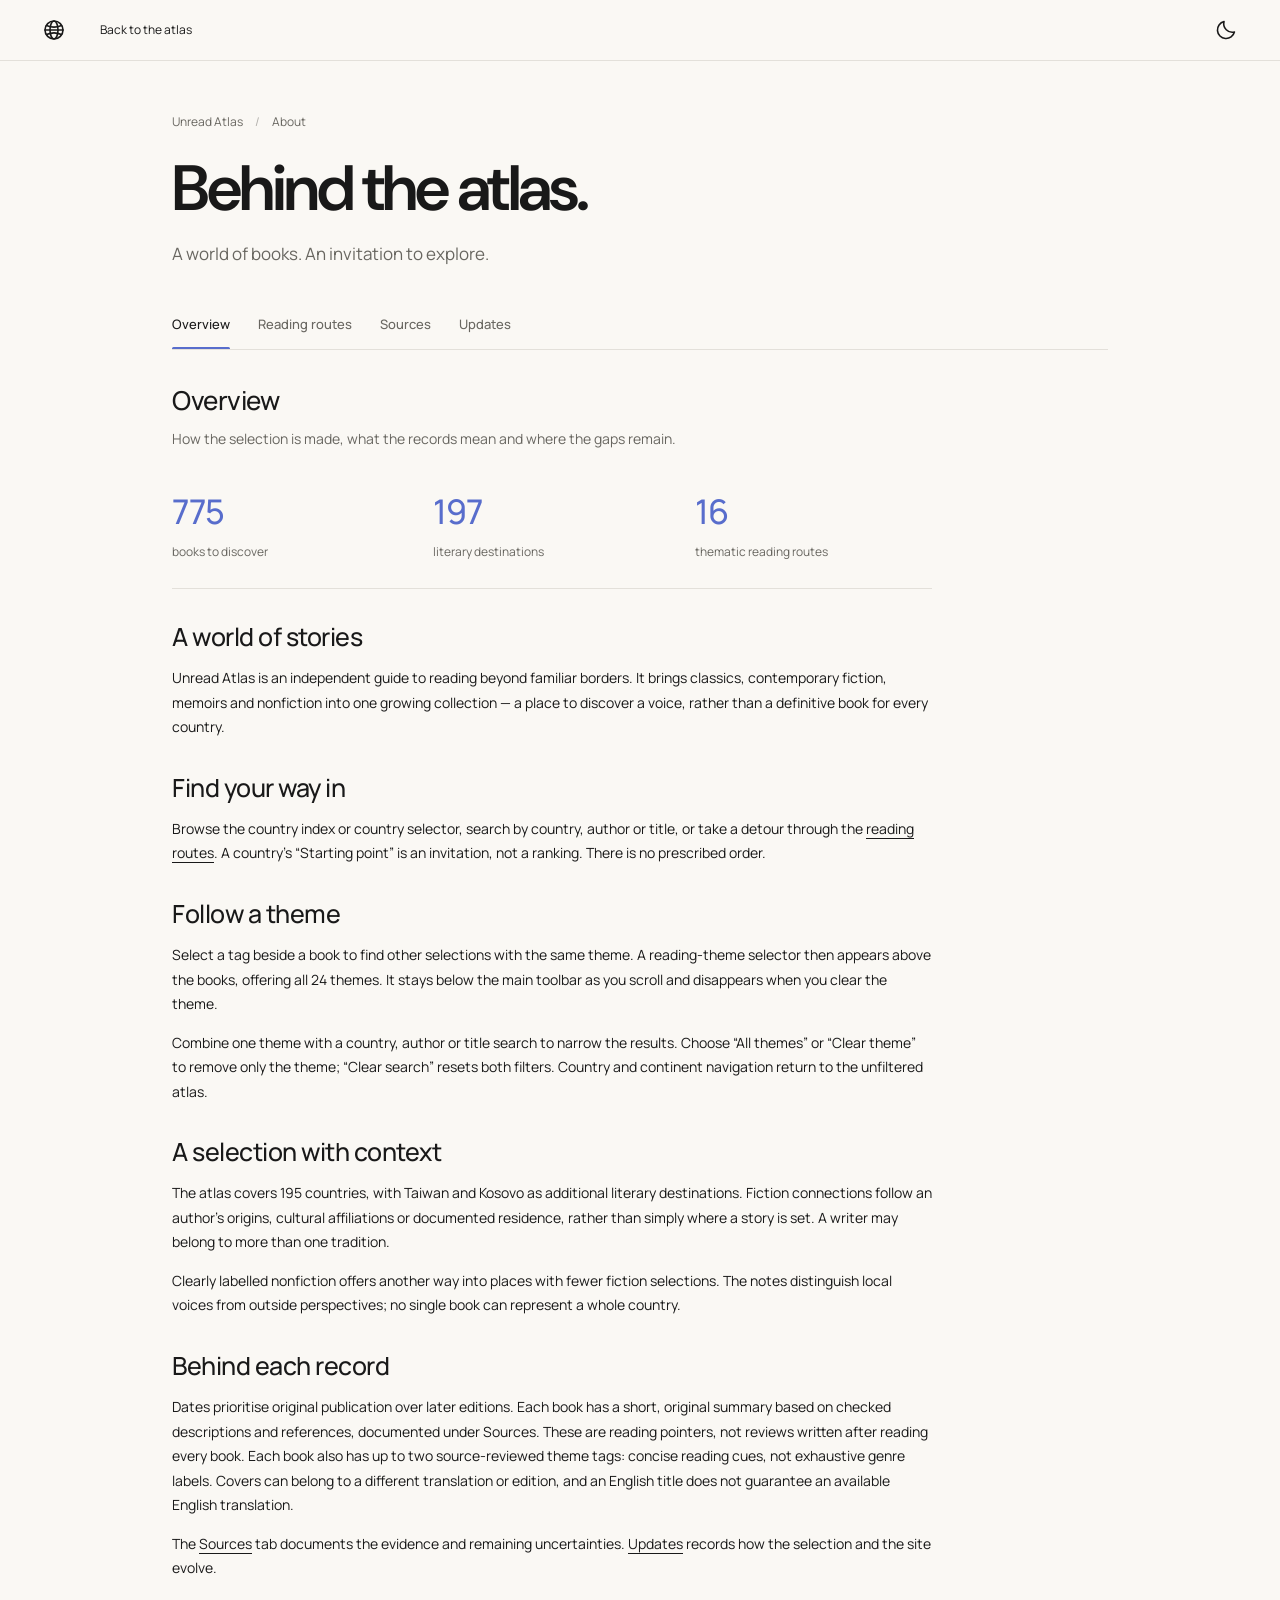
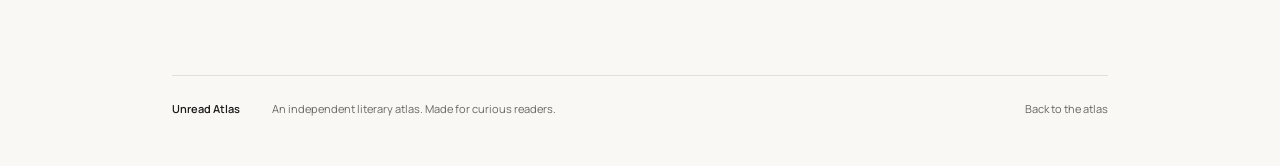
<file: about.html>
<!doctype html><html lang="en"><meta charset="utf-8"><meta name="viewport" content="width=device-width,initial-scale=1"><script>try{const t=localStorage.getItem("unread-atlas-theme");document.documentElement.dataset.theme=t==="dark"||t!=="light"&&matchMedia("(prefers-color-scheme: dark)").matches?"dark":"light"}catch{document.documentElement.dataset.theme=matchMedia("(prefers-color-scheme: dark)").matches?"dark":"light"}</script><title>About the atlas — Unread Atlas</title><link rel="icon" href="assets/favicon.svg" type="image/svg+xml"><link rel="stylesheet" href="assets/site.css?v=20261119-mobile-themes"><header class="info-toolbar"><a class="toolbar-home" href="index.html#top" aria-label="Unread Atlas home" title="Unread Atlas home"><svg viewBox="0 0 24 24" fill="none" stroke="currentColor" stroke-width="1.6" stroke-linecap="round" stroke-linejoin="round" aria-hidden="true" focusable="false"><circle cx="12" cy="12" r="9"/><ellipse cx="12" cy="12" rx="4" ry="9"/><path d="M3 12h18M4.5 7.5c4.7 2 10.3 2 15 0M4.5 16.5c4.7-2 10.3-2 15 0"/></svg></a><a class="info-search" href="index.html#atlas-results"><svg viewBox="0 0 24 24" fill="none" stroke="currentColor" stroke-width="1.6" stroke-linecap="round" stroke-linejoin="round" aria-hidden="true" focusable="false"><circle cx="10.5" cy="10.5" r="6.5"/><path d="m15.3 15.3 4.7 4.7"/></svg><span>Back to the atlas</span></a><button class="theme-toggle" type="button" aria-label="Switch to dark mode" aria-pressed="false"></button></header><main class="info-page" id="top"><div class="info-kicker"><a href="index.html#top">Unread Atlas</a><span>/</span>About</div><h1>Behind the atlas.</h1><p class="info-deck">A world of books. An invitation to explore.</p><nav class="about-tabs" aria-label="About sections"><a href="about.html" aria-current="page">Overview</a><a href="reading-routes.html">Reading routes</a><a href="sources.html">Sources</a><a href="updates.html">Updates</a></nav><div class="info-content"><div class="about-section-intro"><h2>Overview</h2><p>How the selection is made, what the records mean and where the gaps remain.</p></div><div class="editorial-content"><div class="guide-stats"><div><strong>775</strong><span>books to discover</span></div><div><strong>197</strong><span>literary destinations</span></div><div><strong>16</strong><span>thematic reading routes</span></div></div><h2>A world of stories</h2><p>Unread Atlas is an independent guide to reading beyond familiar borders. It brings classics, contemporary fiction, memoirs and nonfiction into one growing collection — a place to discover a voice, rather than a definitive book for every country.</p><h2>Find your way in</h2><p>Browse the country index or country selector, search by country, author or title, or take a detour through the <a href="reading-routes.html">reading routes</a>. A country’s “Starting point” is an invitation, not a ranking. There is no prescribed order.</p><h2>Follow a theme</h2><p>Select a tag beside a book to find other selections with the same theme. A reading-theme selector then appears above the books, offering all 24 themes. It stays below the main toolbar as you scroll and disappears when you clear the theme.</p><p>Combine one theme with a country, author or title search to narrow the results. Choose “All themes” or “Clear theme” to remove only the theme; “Clear search” resets both filters. Country and continent navigation return to the unfiltered atlas.</p><h2>A selection with context</h2><p>The atlas covers 195 countries, with Taiwan and Kosovo as additional literary destinations. Fiction connections follow an author’s origins, cultural affiliations or documented residence, rather than simply where a story is set. A writer may belong to more than one tradition.</p><p>Clearly labelled nonfiction offers another way into places with fewer fiction selections. The notes distinguish local voices from outside perspectives; no single book can represent a whole country.</p><h2>Behind each record</h2><p>Dates prioritise original publication over later editions. Each book has a short, original summary based on checked descriptions and references, documented under Sources. These are reading pointers, not reviews written after reading every book. Each book also has up to two source-reviewed theme tags: concise reading cues, not exhaustive genre labels. Covers can belong to a different translation or edition, and an English title does not guarantee an available English translation.</p><p>The <a href="sources.html">Sources</a> tab documents the evidence and remaining uncertainties. <a href="updates.html">Updates</a> records how the selection and the site evolve.</p></div></div><footer class="site-footer compact-footer" id="site-footer"><span>Unread Atlas</span><p>An independent literary atlas. Made for curious readers.</p><a href="index.html#top" aria-label="Back to the atlas">Back to the atlas</a></footer></main><script src="assets/info-pages.js"></script></html>
</file>
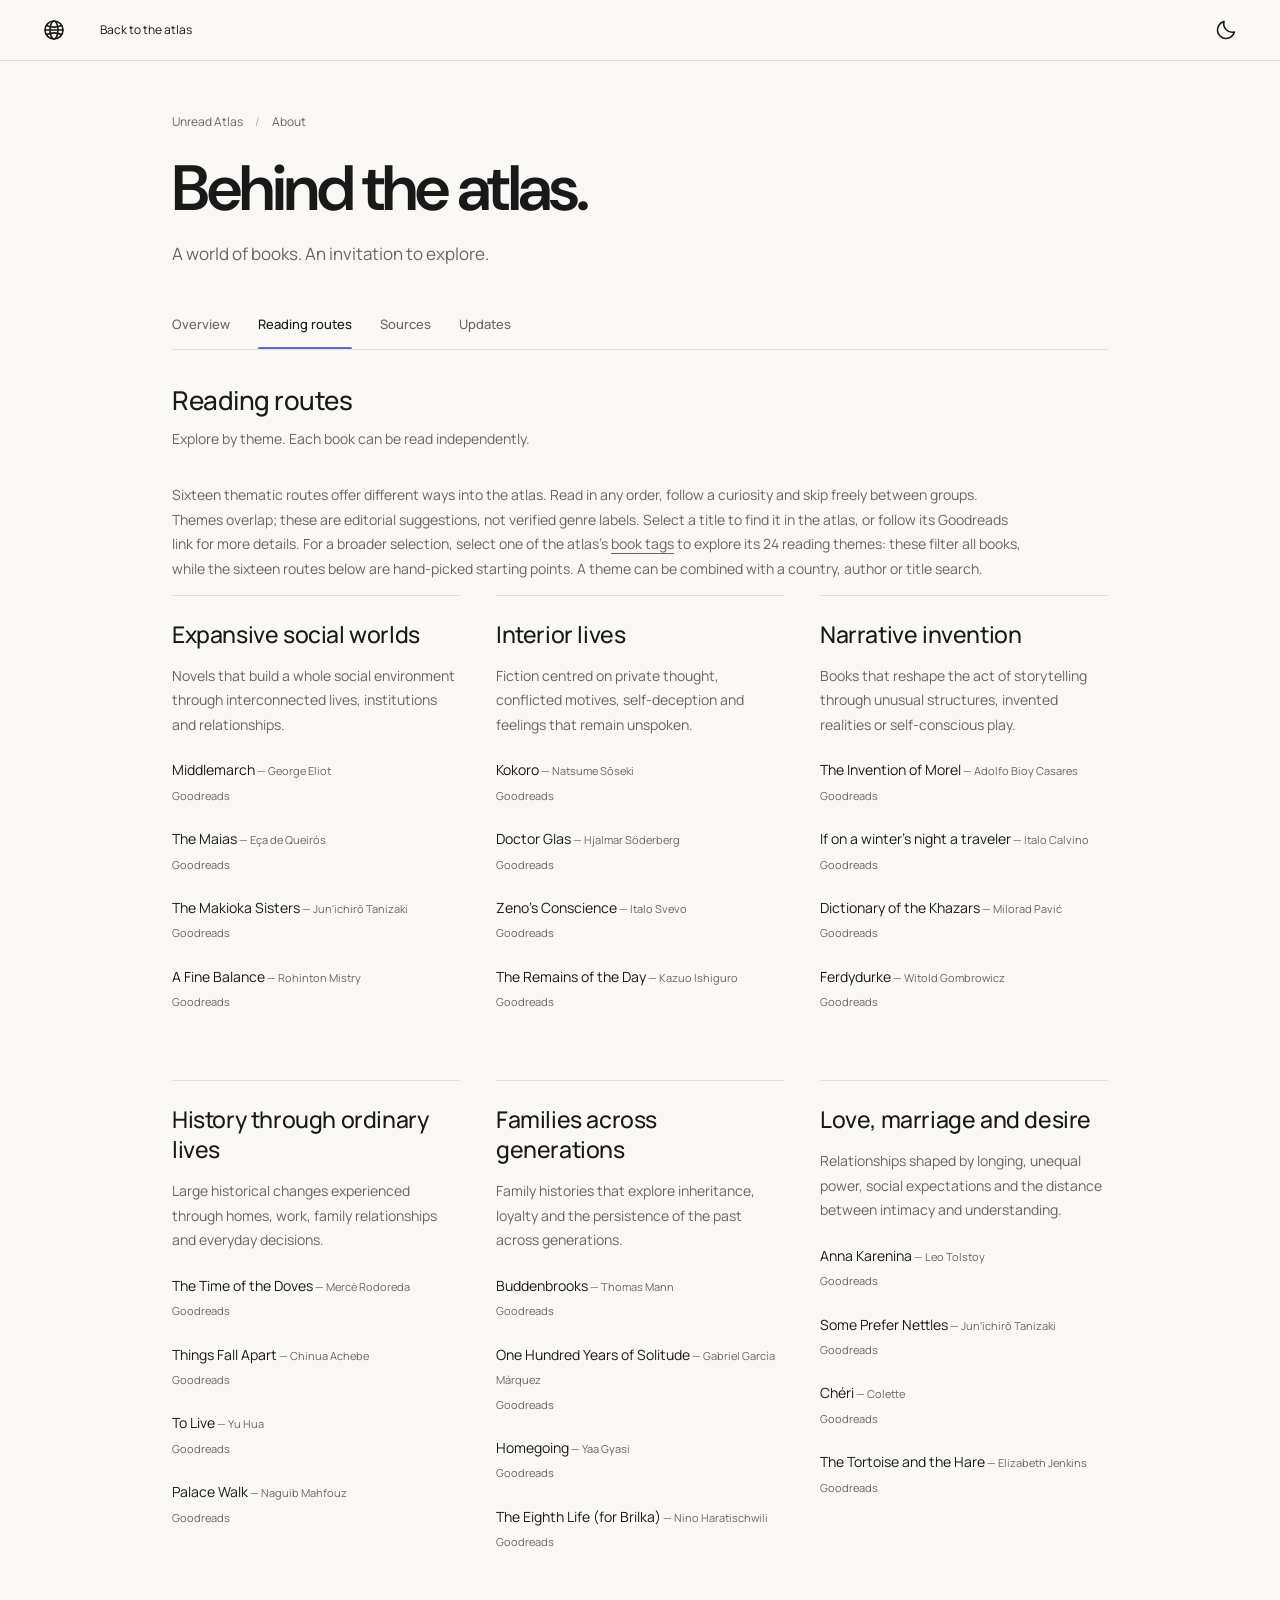
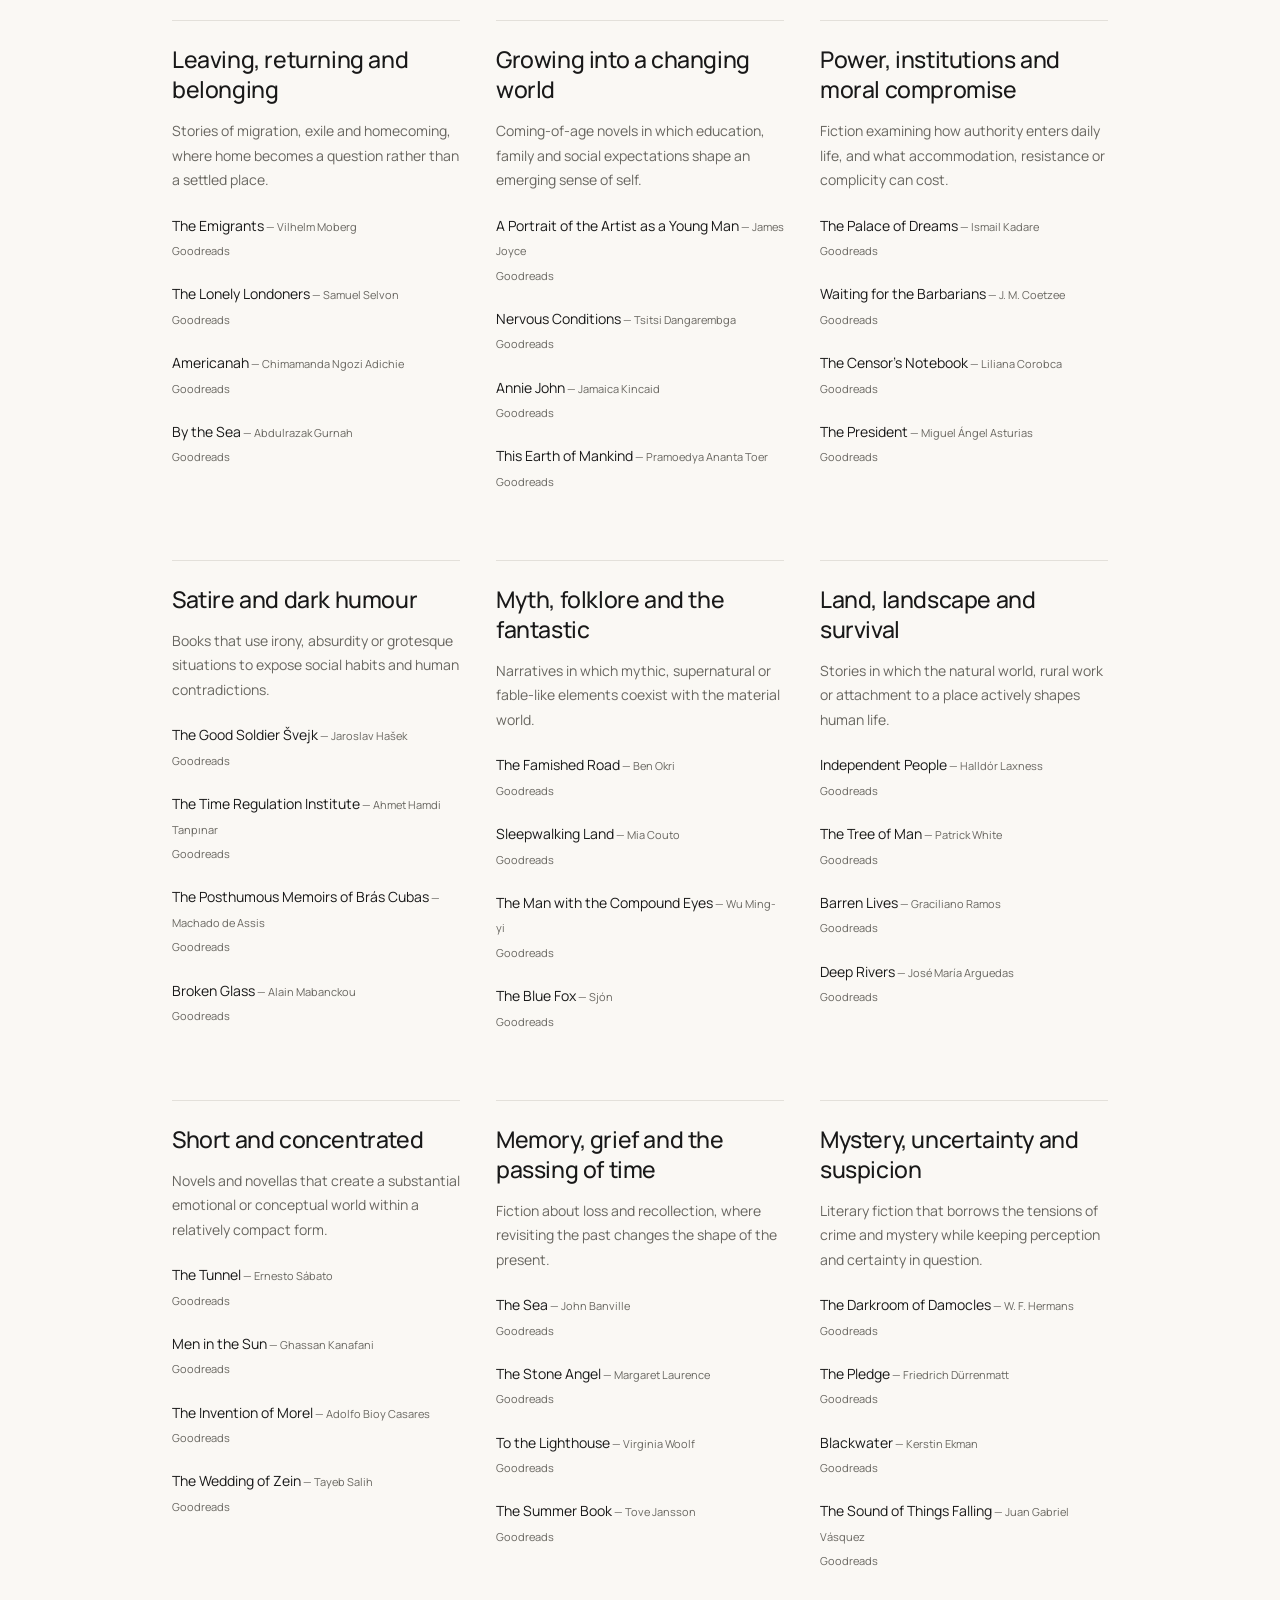
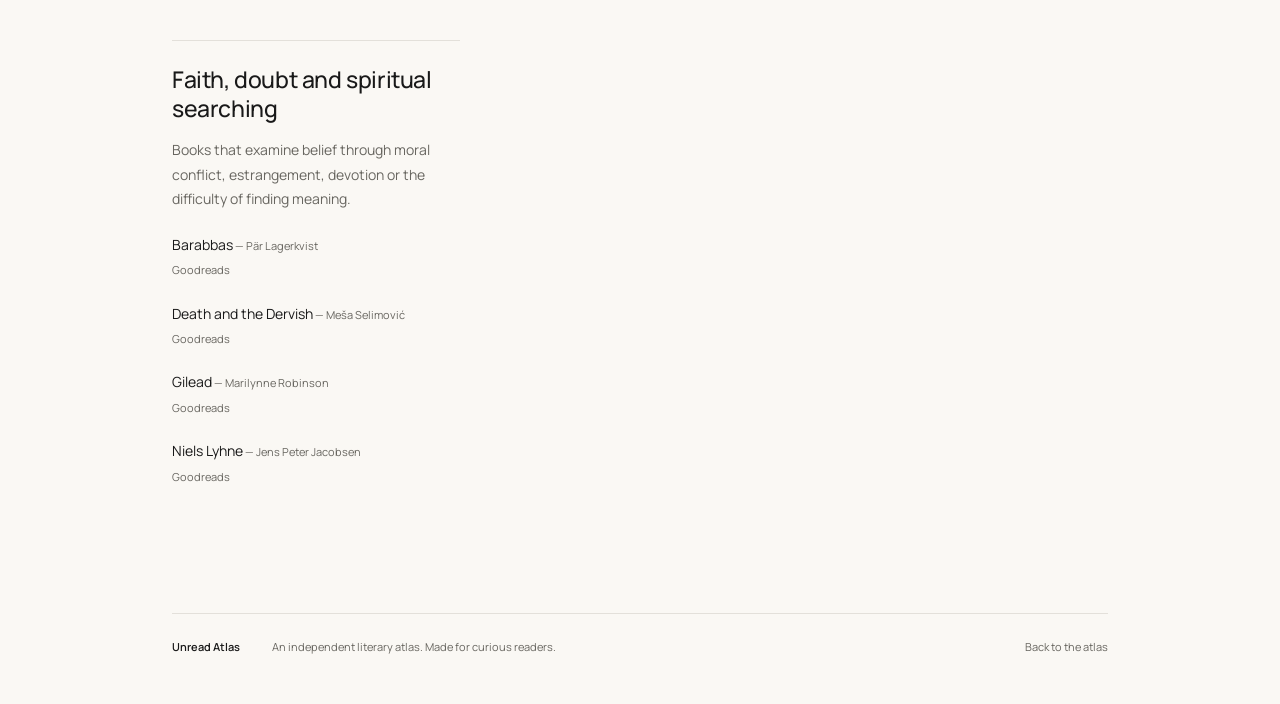
<file: reading-routes.html>
<!doctype html><html lang="en"><meta charset="utf-8"><meta name="viewport" content="width=device-width,initial-scale=1"><script>try{const t=localStorage.getItem("unread-atlas-theme");document.documentElement.dataset.theme=t==="dark"||t!=="light"&&matchMedia("(prefers-color-scheme: dark)").matches?"dark":"light"}catch{document.documentElement.dataset.theme=matchMedia("(prefers-color-scheme: dark)").matches?"dark":"light"}</script><title>Reading routes — Unread Atlas</title><link rel="icon" href="assets/favicon.svg" type="image/svg+xml"><link rel="stylesheet" href="assets/site.css?v=20261119-mobile-themes"><header class="info-toolbar"><a class="toolbar-home" href="index.html#top" aria-label="Unread Atlas home" title="Unread Atlas home"><svg viewBox="0 0 24 24" fill="none" stroke="currentColor" stroke-width="1.6" stroke-linecap="round" stroke-linejoin="round" aria-hidden="true" focusable="false"><circle cx="12" cy="12" r="9"/><ellipse cx="12" cy="12" rx="4" ry="9"/><path d="M3 12h18M4.5 7.5c4.7 2 10.3 2 15 0M4.5 16.5c4.7-2 10.3-2 15 0"/></svg></a><a class="info-search" href="index.html#atlas-results"><svg viewBox="0 0 24 24" fill="none" stroke="currentColor" stroke-width="1.6" stroke-linecap="round" stroke-linejoin="round" aria-hidden="true" focusable="false"><circle cx="10.5" cy="10.5" r="6.5"/><path d="m15.3 15.3 4.7 4.7"/></svg><span>Back to the atlas</span></a><button class="theme-toggle" type="button" aria-label="Switch to dark mode" aria-pressed="false"></button></header><main class="info-page" id="top"><div class="info-kicker"><a href="index.html#top">Unread Atlas</a><span>/</span>About</div><h1>Behind the atlas.</h1><p class="info-deck">A world of books. An invitation to explore.</p><nav class="about-tabs" aria-label="About sections"><a href="about.html">Overview</a><a href="reading-routes.html" aria-current="page">Reading routes</a><a href="sources.html">Sources</a><a href="updates.html">Updates</a></nav><div class="info-content"><div class="about-section-intro"><h2>Reading routes</h2><p>Explore by theme. Each book can be read independently.</p></div><div class="reading-routes-content"><p>Sixteen thematic routes offer different ways into the atlas. Read in any order, follow a curiosity and skip freely between groups. Themes overlap; these are editorial suggestions, not verified genre labels. Select a title to find it in the atlas, or follow its Goodreads link for more details. For a broader selection, select one of the atlas’s <a href="index.html#atlas-results">book tags</a> to explore its 24 reading themes: these filter all books, while the sixteen routes below are hand-picked starting points. A theme can be combined with a country, author or title search.</p><div class="routes">
<div class="route" id="route-1"><h2>Expansive social worlds</h2><p>Novels that build a whole social environment through interconnected lives, institutions and relationships.</p><ul>
<li><a href="index.html?q=Middlemarch#atlas-results">Middlemarch</a><span class="route-author"> — George Eliot</span><a class="route-external" href="https://www.goodreads.com/book/show/818636" target="_blank" rel="noopener" aria-label="Goodreads: Middlemarch">Goodreads</a></li>
<li><a href="index.html?q=The%20Maias#atlas-results">The Maias</a><span class="route-author"> — Eça de Queirós</span><a class="route-external" href="https://www.goodreads.com/book/show/1092521" target="_blank" rel="noopener" aria-label="Goodreads: The Maias">Goodreads</a></li>
<li><a href="index.html?q=The%20Makioka%20Sisters#atlas-results">The Makioka Sisters</a><span class="route-author"> — Jun&#x27;ichirō Tanizaki</span><a class="route-external" href="https://www.goodreads.com/book/show/43459808" target="_blank" rel="noopener" aria-label="Goodreads: The Makioka Sisters">Goodreads</a></li>
<li><a href="index.html?q=A%20Fine%20Balance#atlas-results">A Fine Balance</a><span class="route-author"> — Rohinton Mistry</span><a class="route-external" href="https://www.goodreads.com/book/show/33060" target="_blank" rel="noopener" aria-label="Goodreads: A Fine Balance">Goodreads</a></li>
</ul></div>
<div class="route" id="route-2"><h2>Interior lives</h2><p>Fiction centred on private thought, conflicted motives, self-deception and feelings that remain unspoken.</p><ul>
<li><a href="index.html?q=Kokoro#atlas-results">Kokoro</a><span class="route-author"> — Natsume Sōseki</span><a class="route-external" href="https://www.goodreads.com/book/show/997992" target="_blank" rel="noopener" aria-label="Goodreads: Kokoro">Goodreads</a></li>
<li><a href="index.html?q=Doctor%20Glas#atlas-results">Doctor Glas</a><span class="route-author"> — Hjalmar Söderberg</span><a class="route-external" href="https://www.goodreads.com/book/show/789497" target="_blank" rel="noopener" aria-label="Goodreads: Doctor Glas">Goodreads</a></li>
<li><a href="index.html?q=Zeno%27s%20Conscience#atlas-results">Zeno&#x27;s Conscience</a><span class="route-author"> — Italo Svevo</span><a class="route-external" href="https://www.goodreads.com/book/show/1407803" target="_blank" rel="noopener" aria-label="Goodreads: Zeno&#x27;s Conscience">Goodreads</a></li>
<li><a href="index.html?q=The%20Remains%20of%20the%20Day#atlas-results">The Remains of the Day</a><span class="route-author"> — Kazuo Ishiguro</span><a class="route-external" href="https://www.goodreads.com/book/show/883964" target="_blank" rel="noopener" aria-label="Goodreads: The Remains of the Day">Goodreads</a></li>
</ul></div>
<div class="route" id="route-3"><h2>Narrative invention</h2><p>Books that reshape the act of storytelling through unusual structures, invented realities or self-conscious play.</p><ul>
<li><a href="index.html?q=The%20Invention%20of%20Morel#atlas-results">The Invention of Morel</a><span class="route-author"> — Adolfo Bioy Casares</span><a class="route-external" href="https://www.goodreads.com/book/show/142581" target="_blank" rel="noopener" aria-label="Goodreads: The Invention of Morel">Goodreads</a></li>
<li><a href="index.html?q=If%20on%20a%20winter%27s%20night%20a%20traveler#atlas-results">If on a winter&#x27;s night a traveler</a><span class="route-author"> — Italo Calvino</span><a class="route-external" href="https://www.goodreads.com/book/show/38340322" target="_blank" rel="noopener" aria-label="Goodreads: If on a winter&#x27;s night a traveler">Goodreads</a></li>
<li><a href="index.html?q=Dictionary%20of%20the%20Khazars#atlas-results">Dictionary of the Khazars</a><span class="route-author"> — Milorad Pavić</span><a class="route-external" href="https://www.goodreads.com/book/show/961085" target="_blank" rel="noopener" aria-label="Goodreads: Dictionary of the Khazars">Goodreads</a></li>
<li><a href="index.html?q=Ferdydurke#atlas-results">Ferdydurke</a><span class="route-author"> — Witold Gombrowicz</span><a class="route-external" href="https://www.goodreads.com/book/show/2815829" target="_blank" rel="noopener" aria-label="Goodreads: Ferdydurke">Goodreads</a></li>
</ul></div>
<div class="route" id="route-4"><h2>History through ordinary lives</h2><p>Large historical changes experienced through homes, work, family relationships and everyday decisions.</p><ul>
<li><a href="index.html?q=The%20Time%20of%20the%20Doves#atlas-results">The Time of the Doves</a><span class="route-author"> — Mercè Rodoreda</span><a class="route-external" href="https://www.goodreads.com/book/show/232937" target="_blank" rel="noopener" aria-label="Goodreads: The Time of the Doves">Goodreads</a></li>
<li><a href="index.html?q=Things%20Fall%20Apart#atlas-results">Things Fall Apart</a><span class="route-author"> — Chinua Achebe</span><a class="route-external" href="https://www.goodreads.com/book/show/55845279" target="_blank" rel="noopener" aria-label="Goodreads: Things Fall Apart">Goodreads</a></li>
<li><a href="index.html?q=To%20Live#atlas-results">To Live</a><span class="route-author"> — Yu Hua</span><a class="route-external" href="https://www.goodreads.com/book/show/201449120" target="_blank" rel="noopener" aria-label="Goodreads: To Live">Goodreads</a></li>
<li><a href="index.html?q=Palace%20Walk#atlas-results">Palace Walk</a><span class="route-author"> — Naguib Mahfouz</span><a class="route-external" href="https://www.goodreads.com/book/show/217639911" target="_blank" rel="noopener" aria-label="Goodreads: Palace Walk">Goodreads</a></li>
</ul></div>
<div class="route" id="route-5"><h2>Families across generations</h2><p>Family histories that explore inheritance, loyalty and the persistence of the past across generations.</p><ul>
<li><a href="index.html?q=Buddenbrooks#atlas-results">Buddenbrooks</a><span class="route-author"> — Thomas Mann</span><a class="route-external" href="https://www.goodreads.com/book/show/6185856" target="_blank" rel="noopener" aria-label="Goodreads: Buddenbrooks">Goodreads</a></li>
<li><a href="index.html?q=One%20Hundred%20Years%20of%20Solitude#atlas-results">One Hundred Years of Solitude</a><span class="route-author"> — Gabriel García Márquez</span><a class="route-external" href="https://www.goodreads.com/book/show/14239" target="_blank" rel="noopener" aria-label="Goodreads: One Hundred Years of Solitude">Goodreads</a></li>
<li><a href="index.html?q=Homegoing#atlas-results">Homegoing</a><span class="route-author"> — Yaa Gyasi</span><a class="route-external" href="https://www.goodreads.com/book/show/58572411" target="_blank" rel="noopener" aria-label="Goodreads: Homegoing">Goodreads</a></li>
<li><a href="index.html?q=The%20Eighth%20Life%20%28for%20Brilka%29#atlas-results">The Eighth Life (for Brilka)</a><span class="route-author"> — Nino Haratischwili</span><a class="route-external" href="https://www.goodreads.com/book/show/43388989" target="_blank" rel="noopener" aria-label="Goodreads: The Eighth Life (for Brilka)">Goodreads</a></li>
</ul></div>
<div class="route" id="route-6"><h2>Love, marriage and desire</h2><p>Relationships shaped by longing, unequal power, social expectations and the distance between intimacy and understanding.</p><ul>
<li><a href="index.html?q=Anna%20Karenina#atlas-results">Anna Karenina</a><span class="route-author"> — Leo Tolstoy</span><a class="route-external" href="https://www.goodreads.com/book/show/217830" target="_blank" rel="noopener" aria-label="Goodreads: Anna Karenina">Goodreads</a></li>
<li><a href="index.html?q=Some%20Prefer%20Nettles#atlas-results">Some Prefer Nettles</a><span class="route-author"> — Jun&#x27;ichirō Tanizaki</span><a class="route-external" href="https://www.goodreads.com/book/show/17795685" target="_blank" rel="noopener" aria-label="Goodreads: Some Prefer Nettles">Goodreads</a></li>
<li><a href="index.html?q=Ch%C3%A9ri#atlas-results">Chéri</a><span class="route-author"> — Colette</span><a class="route-external" href="https://www.goodreads.com/book/show/1130828" target="_blank" rel="noopener" aria-label="Goodreads: Chéri">Goodreads</a></li>
<li><a href="index.html?q=The%20Tortoise%20and%20the%20Hare#atlas-results">The Tortoise and the Hare</a><span class="route-author"> — Elizabeth Jenkins</span><a class="route-external" href="https://www.goodreads.com/book/show/1983769" target="_blank" rel="noopener" aria-label="Goodreads: The Tortoise and the Hare">Goodreads</a></li>
</ul></div>
<div class="route" id="route-7"><h2>Leaving, returning and belonging</h2><p>Stories of migration, exile and homecoming, where home becomes a question rather than a settled place.</p><ul>
<li><a href="index.html?q=The%20Emigrants#atlas-results">The Emigrants</a><span class="route-author"> — Vilhelm Moberg</span><a class="route-external" href="https://www.goodreads.com/book/show/59064828" target="_blank" rel="noopener" aria-label="Goodreads: The Emigrants">Goodreads</a></li>
<li><a href="index.html?q=The%20Lonely%20Londoners#atlas-results">The Lonely Londoners</a><span class="route-author"> — Samuel Selvon</span><a class="route-external" href="https://www.goodreads.com/book/show/128763" target="_blank" rel="noopener" aria-label="Goodreads: The Lonely Londoners">Goodreads</a></li>
<li><a href="index.html?q=Americanah#atlas-results">Americanah</a><span class="route-author"> — Chimamanda Ngozi Adichie</span><a class="route-external" href="https://www.goodreads.com/book/show/20951298" target="_blank" rel="noopener" aria-label="Goodreads: Americanah">Goodreads</a></li>
<li><a href="index.html?q=By%20the%20Sea#atlas-results">By the Sea</a><span class="route-author"> — Abdulrazak Gurnah</span><a class="route-external" href="https://www.goodreads.com/book/show/1751501" target="_blank" rel="noopener" aria-label="Goodreads: By the Sea">Goodreads</a></li>
</ul></div>
<div class="route" id="route-8"><h2>Growing into a changing world</h2><p>Coming-of-age novels in which education, family and social expectations shape an emerging sense of self.</p><ul>
<li><a href="index.html?q=A%20Portrait%20of%20the%20Artist%20as%20a%20Young%20Man#atlas-results">A Portrait of the Artist as a Young Man</a><span class="route-author"> — James Joyce</span><a class="route-external" href="https://www.goodreads.com/book/show/7595" target="_blank" rel="noopener" aria-label="Goodreads: A Portrait of the Artist as a Young Man">Goodreads</a></li>
<li><a href="index.html?q=Nervous%20Conditions#atlas-results">Nervous Conditions</a><span class="route-author"> — Tsitsi Dangarembga</span><a class="route-external" href="https://www.goodreads.com/book/show/1079029" target="_blank" rel="noopener" aria-label="Goodreads: Nervous Conditions">Goodreads</a></li>
<li><a href="index.html?q=Annie%20John#atlas-results">Annie John</a><span class="route-author"> — Jamaica Kincaid</span><a class="route-external" href="https://www.goodreads.com/book/show/386336" target="_blank" rel="noopener" aria-label="Goodreads: Annie John">Goodreads</a></li>
<li><a href="index.html?q=This%20Earth%20of%20Mankind#atlas-results">This Earth of Mankind</a><span class="route-author"> — Pramoedya Ananta Toer</span><a class="route-external" href="https://www.goodreads.com/book/show/134304188" target="_blank" rel="noopener" aria-label="Goodreads: This Earth of Mankind">Goodreads</a></li>
</ul></div>
<div class="route" id="route-9"><h2>Power, institutions and moral compromise</h2><p>Fiction examining how authority enters daily life, and what accommodation, resistance or complicity can cost.</p><ul>
<li><a href="index.html?q=The%20Palace%20of%20Dreams#atlas-results">The Palace of Dreams</a><span class="route-author"> — Ismail Kadare</span><a class="route-external" href="https://www.goodreads.com/book/show/94569" target="_blank" rel="noopener" aria-label="Goodreads: The Palace of Dreams">Goodreads</a></li>
<li><a href="index.html?q=Waiting%20for%20the%20Barbarians#atlas-results">Waiting for the Barbarians</a><span class="route-author"> — J. M. Coetzee</span><a class="route-external" href="https://www.goodreads.com/book/show/237040" target="_blank" rel="noopener" aria-label="Goodreads: Waiting for the Barbarians">Goodreads</a></li>
<li><a href="index.html?q=The%20Censor%27s%20Notebook#atlas-results">The Censor&#x27;s Notebook</a><span class="route-author"> — Liliana Corobca</span><a class="route-external" href="https://www.goodreads.com/book/show/63119523" target="_blank" rel="noopener" aria-label="Goodreads: The Censor&#x27;s Notebook">Goodreads</a></li>
<li><a href="index.html?q=The%20President#atlas-results">The President</a><span class="route-author"> — Miguel Ángel Asturias</span><a class="route-external" href="https://www.goodreads.com/book/show/60214690" target="_blank" rel="noopener" aria-label="Goodreads: The President">Goodreads</a></li>
</ul></div>
<div class="route" id="route-10"><h2>Satire and dark humour</h2><p>Books that use irony, absurdity or grotesque situations to expose social habits and human contradictions.</p><ul>
<li><a href="index.html?q=The%20Good%20Soldier%20%C5%A0vejk#atlas-results">The Good Soldier Švejk</a><span class="route-author"> — Jaroslav Hašek</span><a class="route-external" href="https://www.goodreads.com/book/show/434233" target="_blank" rel="noopener" aria-label="Goodreads: The Good Soldier Švejk">Goodreads</a></li>
<li><a href="index.html?q=The%20Time%20Regulation%20Institute#atlas-results">The Time Regulation Institute</a><span class="route-author"> — Ahmet Hamdi Tanpınar</span><a class="route-external" href="https://www.goodreads.com/book/show/20196782" target="_blank" rel="noopener" aria-label="Goodreads: The Time Regulation Institute">Goodreads</a></li>
<li><a href="index.html?q=The%20Posthumous%20Memoirs%20of%20Br%C3%A1s%20Cubas#atlas-results">The Posthumous Memoirs of Brás Cubas</a><span class="route-author"> — Machado de Assis</span><a class="route-external" href="https://www.goodreads.com/book/show/235015712" target="_blank" rel="noopener" aria-label="Goodreads: The Posthumous Memoirs of Brás Cubas">Goodreads</a></li>
<li><a href="index.html?q=Broken%20Glass#atlas-results">Broken Glass</a><span class="route-author"> — Alain Mabanckou</span><a class="route-external" href="https://www.goodreads.com/book/show/6137882" target="_blank" rel="noopener" aria-label="Goodreads: Broken Glass">Goodreads</a></li>
</ul></div>
<div class="route" id="route-11"><h2>Myth, folklore and the fantastic</h2><p>Narratives in which mythic, supernatural or fable-like elements coexist with the material world.</p><ul>
<li><a href="index.html?q=The%20Famished%20Road#atlas-results">The Famished Road</a><span class="route-author"> — Ben Okri</span><a class="route-external" href="https://www.goodreads.com/book/show/1460957" target="_blank" rel="noopener" aria-label="Goodreads: The Famished Road">Goodreads</a></li>
<li><a href="index.html?q=Sleepwalking%20Land#atlas-results">Sleepwalking Land</a><span class="route-author"> — Mia Couto</span><a class="route-external" href="https://www.goodreads.com/book/show/748164" target="_blank" rel="noopener" aria-label="Goodreads: Sleepwalking Land">Goodreads</a></li>
<li><a href="index.html?q=The%20Man%20with%20the%20Compound%20Eyes#atlas-results">The Man with the Compound Eyes</a><span class="route-author"> — Wu Ming-yi</span><a class="route-external" href="https://www.goodreads.com/book/show/20897807" target="_blank" rel="noopener" aria-label="Goodreads: The Man with the Compound Eyes">Goodreads</a></li>
<li><a href="index.html?q=The%20Blue%20Fox#atlas-results">The Blue Fox</a><span class="route-author"> — Sjón</span><a class="route-external" href="https://www.goodreads.com/book/show/16059541" target="_blank" rel="noopener" aria-label="Goodreads: The Blue Fox">Goodreads</a></li>
</ul></div>
<div class="route" id="route-12"><h2>Land, landscape and survival</h2><p>Stories in which the natural world, rural work or attachment to a place actively shapes human life.</p><ul>
<li><a href="index.html?q=Independent%20People#atlas-results">Independent People</a><span class="route-author"> — Halldór Laxness</span><a class="route-external" href="https://www.goodreads.com/book/show/839037" target="_blank" rel="noopener" aria-label="Goodreads: Independent People">Goodreads</a></li>
<li><a href="index.html?q=The%20Tree%20of%20Man#atlas-results">The Tree of Man</a><span class="route-author"> — Patrick White</span><a class="route-external" href="https://www.goodreads.com/book/show/561413" target="_blank" rel="noopener" aria-label="Goodreads: The Tree of Man">Goodreads</a></li>
<li><a href="index.html?q=Barren%20Lives#atlas-results">Barren Lives</a><span class="route-author"> — Graciliano Ramos</span><a class="route-external" href="https://www.goodreads.com/book/show/334228" target="_blank" rel="noopener" aria-label="Goodreads: Barren Lives">Goodreads</a></li>
<li><a href="index.html?q=Deep%20Rivers#atlas-results">Deep Rivers</a><span class="route-author"> — José María Arguedas</span><a class="route-external" href="https://www.goodreads.com/book/show/1763611" target="_blank" rel="noopener" aria-label="Goodreads: Deep Rivers">Goodreads</a></li>
</ul></div>
<div class="route" id="route-13"><h2>Short and concentrated</h2><p>Novels and novellas that create a substantial emotional or conceptual world within a relatively compact form.</p><ul>
<li><a href="index.html?q=The%20Tunnel#atlas-results">The Tunnel</a><span class="route-author"> — Ernesto Sábato</span><a class="route-external" href="https://www.goodreads.com/book/show/53448" target="_blank" rel="noopener" aria-label="Goodreads: The Tunnel">Goodreads</a></li>
<li><a href="index.html?q=Men%20in%20the%20Sun#atlas-results">Men in the Sun</a><span class="route-author"> — Ghassan Kanafani</span><a class="route-external" href="https://www.goodreads.com/book/show/58012641" target="_blank" rel="noopener" aria-label="Goodreads: Men in the Sun">Goodreads</a></li>
<li><a href="index.html?q=The%20Invention%20of%20Morel#atlas-results">The Invention of Morel</a><span class="route-author"> — Adolfo Bioy Casares</span><a class="route-external" href="https://www.goodreads.com/book/show/142581" target="_blank" rel="noopener" aria-label="Goodreads: The Invention of Morel">Goodreads</a></li>
<li><a href="index.html?q=The%20Wedding%20of%20Zein#atlas-results">The Wedding of Zein</a><span class="route-author"> — Tayeb Salih</span><a class="route-external" href="https://www.goodreads.com/book/show/10806208" target="_blank" rel="noopener" aria-label="Goodreads: The Wedding of Zein">Goodreads</a></li>
</ul></div>
<div class="route" id="route-14"><h2>Memory, grief and the passing of time</h2><p>Fiction about loss and recollection, where revisiting the past changes the shape of the present.</p><ul>
<li><a href="index.html?q=The%20Sea#atlas-results">The Sea</a><span class="route-author"> — John Banville</span><a class="route-external" href="https://www.goodreads.com/book/show/114583" target="_blank" rel="noopener" aria-label="Goodreads: The Sea">Goodreads</a></li>
<li><a href="index.html?q=The%20Stone%20Angel#atlas-results">The Stone Angel</a><span class="route-author"> — Margaret Laurence</span><a class="route-external" href="https://www.goodreads.com/book/show/74697" target="_blank" rel="noopener" aria-label="Goodreads: The Stone Angel">Goodreads</a></li>
<li><a href="index.html?q=To%20the%20Lighthouse#atlas-results">To the Lighthouse</a><span class="route-author"> — Virginia Woolf</span><a class="route-external" href="https://www.goodreads.com/book/show/1333925" target="_blank" rel="noopener" aria-label="Goodreads: To the Lighthouse">Goodreads</a></li>
<li><a href="index.html?q=The%20Summer%20Book#atlas-results">The Summer Book</a><span class="route-author"> — Tove Jansson</span><a class="route-external" href="https://www.goodreads.com/book/show/16308573" target="_blank" rel="noopener" aria-label="Goodreads: The Summer Book">Goodreads</a></li>
</ul></div>
<div class="route" id="route-15"><h2>Mystery, uncertainty and suspicion</h2><p>Literary fiction that borrows the tensions of crime and mystery while keeping perception and certainty in question.</p><ul>
<li><a href="index.html?q=The%20Darkroom%20of%20Damocles#atlas-results">The Darkroom of Damocles</a><span class="route-author"> — W. F. Hermans</span><a class="route-external" href="https://www.goodreads.com/book/show/56419802" target="_blank" rel="noopener" aria-label="Goodreads: The Darkroom of Damocles">Goodreads</a></li>
<li><a href="index.html?q=The%20Pledge#atlas-results">The Pledge</a><span class="route-author"> — Friedrich Dürrenmatt</span><a class="route-external" href="https://www.goodreads.com/book/show/73480" target="_blank" rel="noopener" aria-label="Goodreads: The Pledge">Goodreads</a></li>
<li><a href="index.html?q=Blackwater#atlas-results">Blackwater</a><span class="route-author"> — Kerstin Ekman</span><a class="route-external" href="https://www.goodreads.com/book/show/3616792" target="_blank" rel="noopener" aria-label="Goodreads: Blackwater">Goodreads</a></li>
<li><a href="index.html?q=The%20Sound%20of%20Things%20Falling#atlas-results">The Sound of Things Falling</a><span class="route-author"> — Juan Gabriel Vásquez</span><a class="route-external" href="https://www.goodreads.com/book/show/17403486" target="_blank" rel="noopener" aria-label="Goodreads: The Sound of Things Falling">Goodreads</a></li>
</ul></div>
<div class="route" id="route-16"><h2>Faith, doubt and spiritual searching</h2><p>Books that examine belief through moral conflict, estrangement, devotion or the difficulty of finding meaning.</p><ul>
<li><a href="index.html?q=Barabbas#atlas-results">Barabbas</a><span class="route-author"> — Pär Lagerkvist</span><a class="route-external" href="https://www.goodreads.com/book/show/6440976" target="_blank" rel="noopener" aria-label="Goodreads: Barabbas">Goodreads</a></li>
<li><a href="index.html?q=Death%20and%20the%20Dervish#atlas-results">Death and the Dervish</a><span class="route-author"> — Meša Selimović</span><a class="route-external" href="https://www.goodreads.com/book/show/358846" target="_blank" rel="noopener" aria-label="Goodreads: Death and the Dervish">Goodreads</a></li>
<li><a href="index.html?q=Gilead#atlas-results">Gilead</a><span class="route-author"> — Marilynne Robinson</span><a class="route-external" href="https://www.goodreads.com/book/show/77509" target="_blank" rel="noopener" aria-label="Goodreads: Gilead">Goodreads</a></li>
<li><a href="index.html?q=Niels%20Lyhne#atlas-results">Niels Lyhne</a><span class="route-author"> — Jens Peter Jacobsen</span><a class="route-external" href="https://www.goodreads.com/book/show/861004" target="_blank" rel="noopener" aria-label="Goodreads: Niels Lyhne">Goodreads</a></li>
</ul></div>
</div></div></div><footer class="site-footer compact-footer" id="site-footer"><span>Unread Atlas</span><p>An independent literary atlas. Made for curious readers.</p><a href="index.html#top" aria-label="Back to the atlas">Back to the atlas</a></footer></main><script src="assets/info-pages.js"></script></html>
</file>
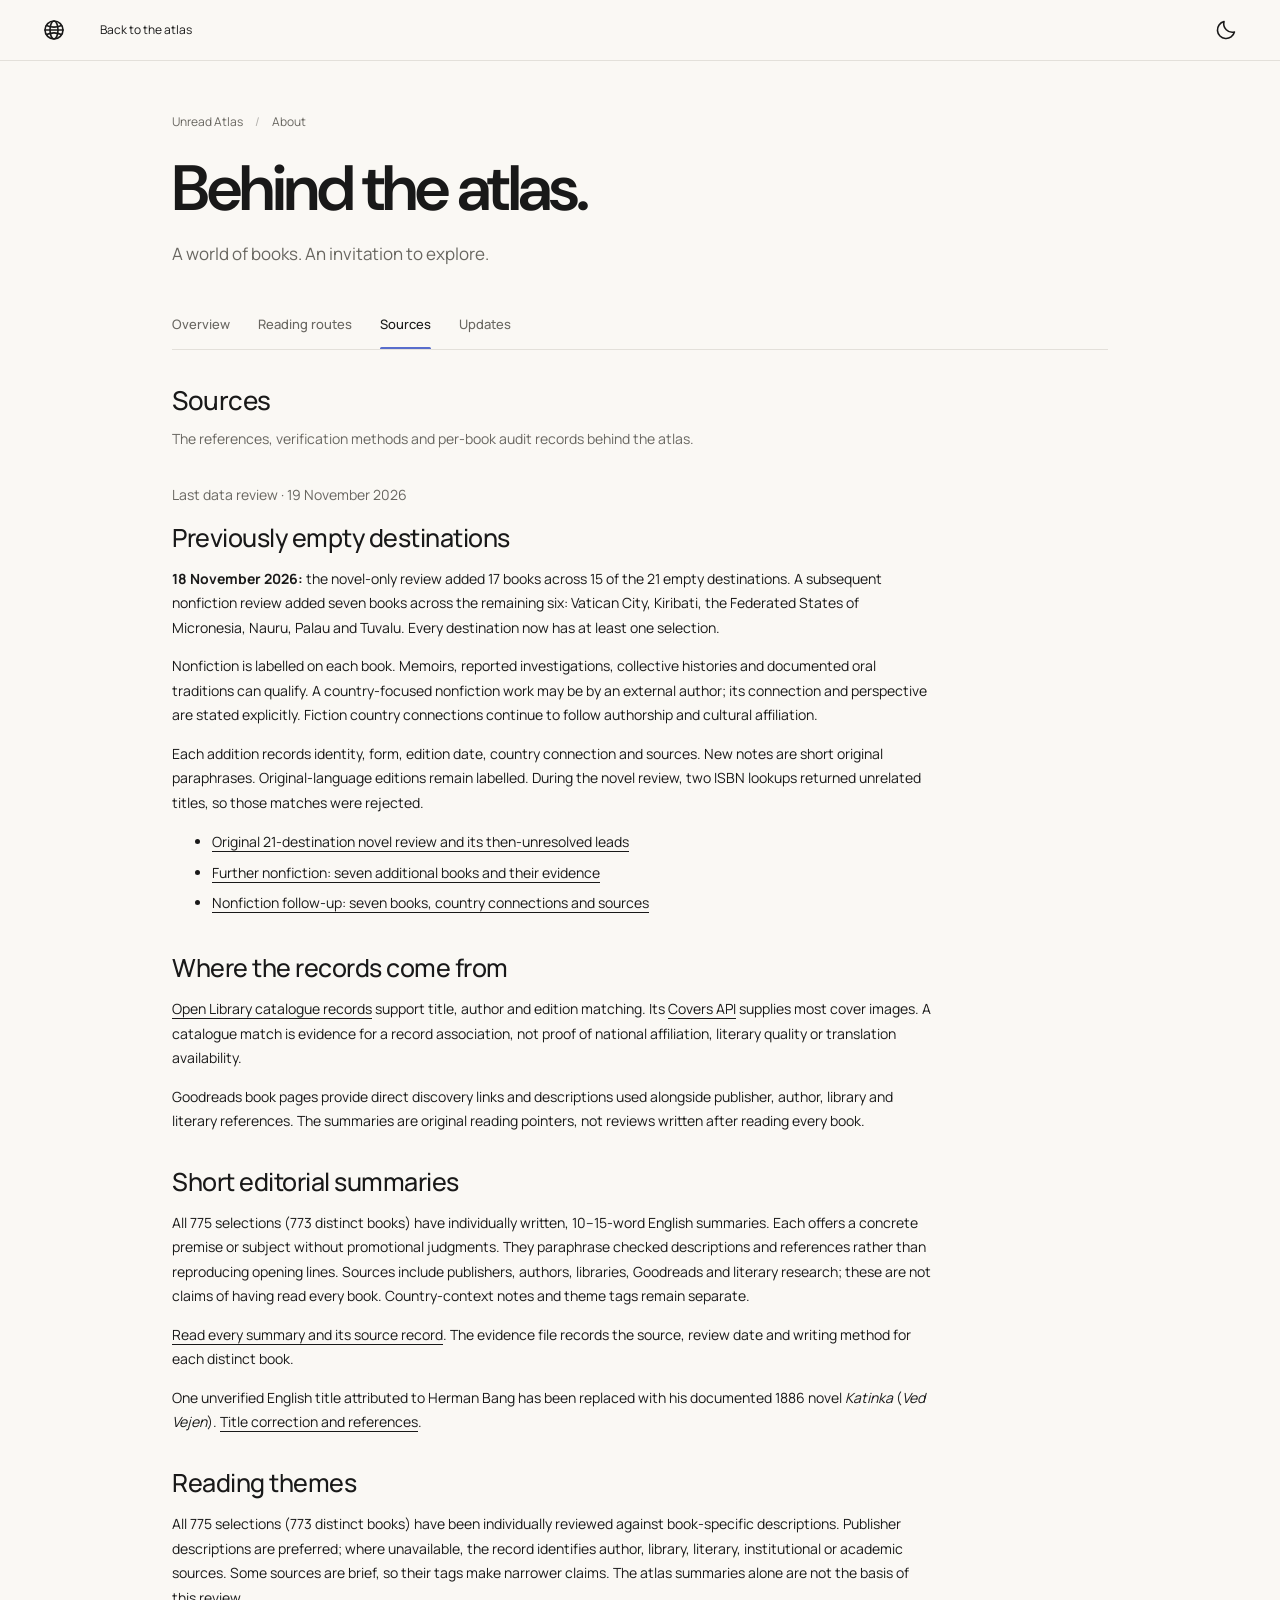
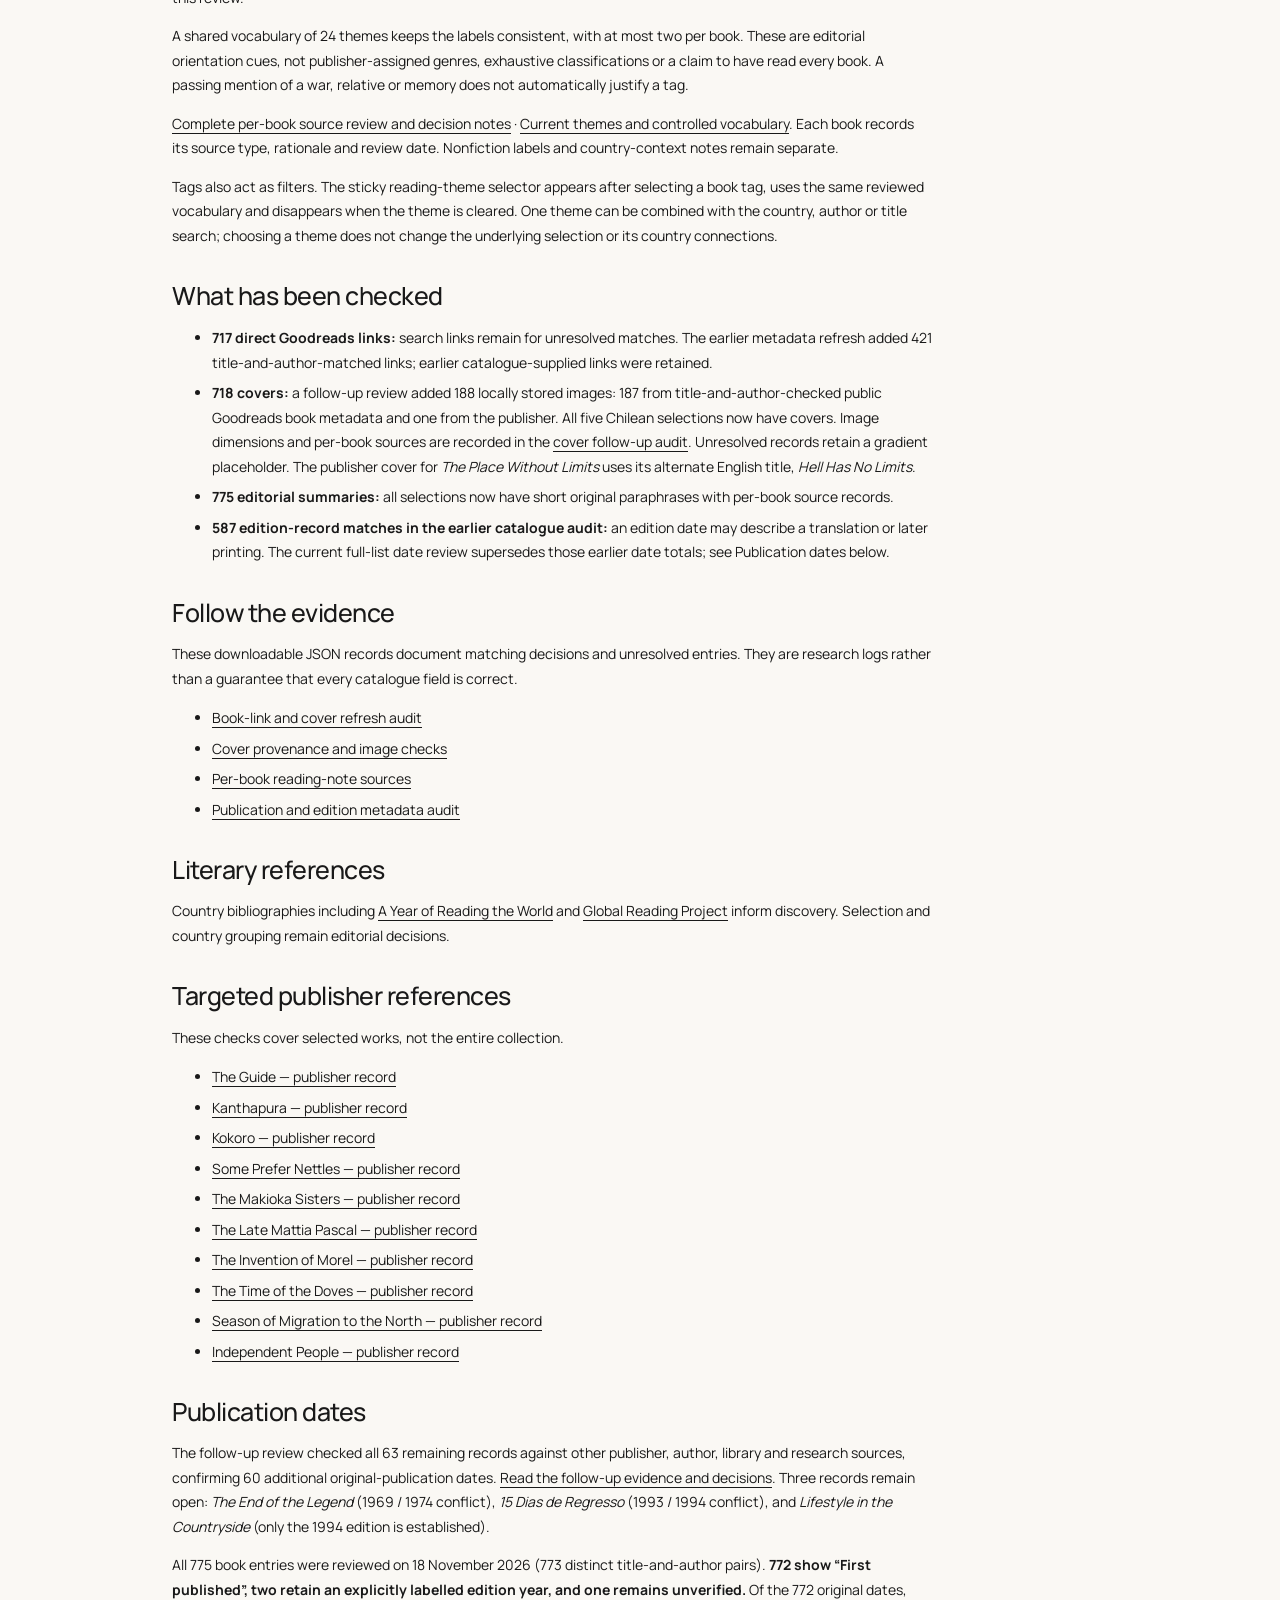
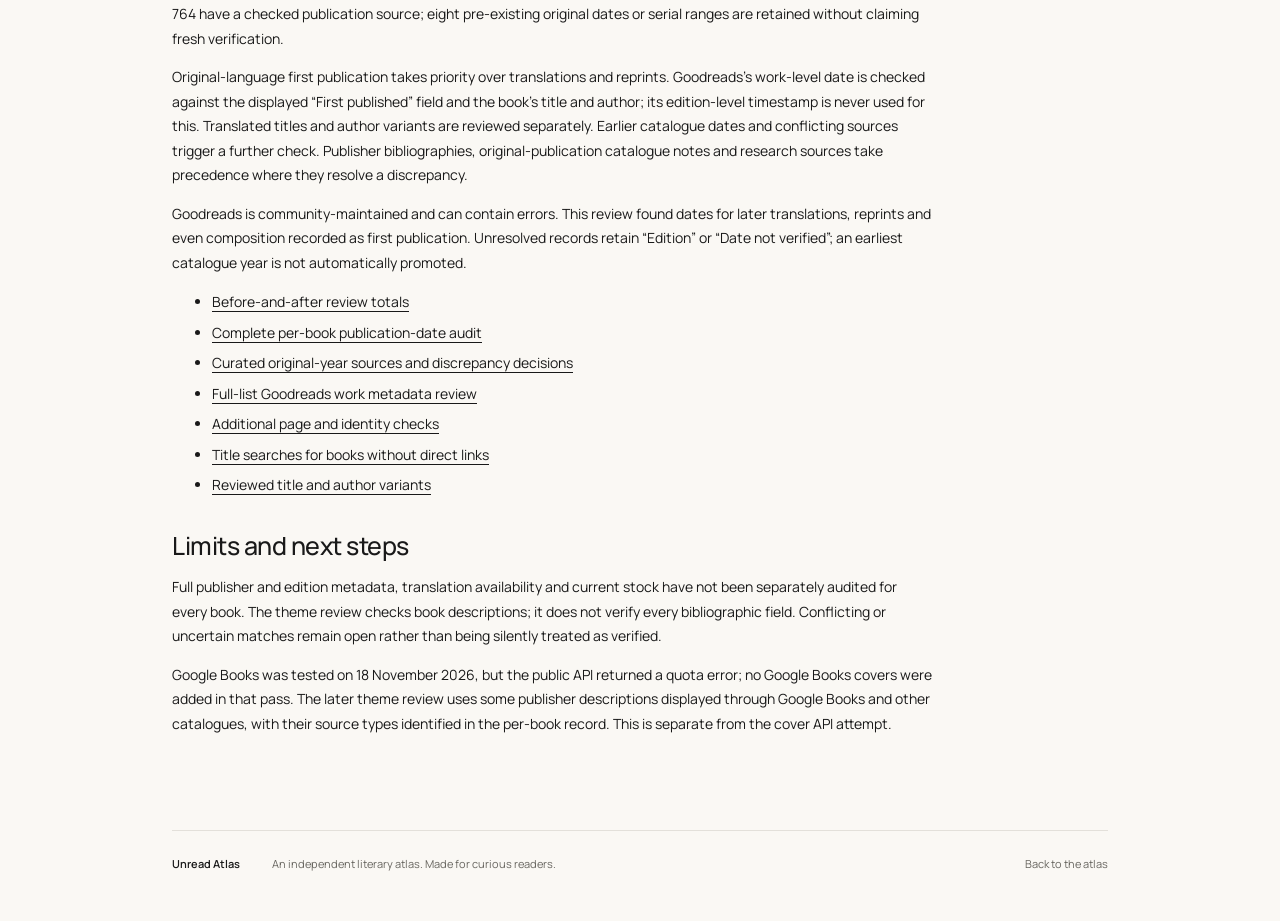
<file: sources.html>
<!doctype html><html lang="en"><meta charset="utf-8"><meta name="viewport" content="width=device-width,initial-scale=1"><script>try{const t=localStorage.getItem("unread-atlas-theme");document.documentElement.dataset.theme=t==="dark"||t!=="light"&&matchMedia("(prefers-color-scheme: dark)").matches?"dark":"light"}catch{document.documentElement.dataset.theme=matchMedia("(prefers-color-scheme: dark)").matches?"dark":"light"}</script><title>Sources — Unread Atlas</title><link rel="icon" href="assets/favicon.svg" type="image/svg+xml"><link rel="stylesheet" href="assets/site.css?v=20261119-mobile-themes"><header class="info-toolbar"><a class="toolbar-home" href="index.html#top" aria-label="Unread Atlas home" title="Unread Atlas home"><svg viewBox="0 0 24 24" fill="none" stroke="currentColor" stroke-width="1.6" stroke-linecap="round" stroke-linejoin="round" aria-hidden="true" focusable="false"><circle cx="12" cy="12" r="9"/><ellipse cx="12" cy="12" rx="4" ry="9"/><path d="M3 12h18M4.5 7.5c4.7 2 10.3 2 15 0M4.5 16.5c4.7-2 10.3-2 15 0"/></svg></a><a class="info-search" href="index.html#atlas-results"><svg viewBox="0 0 24 24" fill="none" stroke="currentColor" stroke-width="1.6" stroke-linecap="round" stroke-linejoin="round" aria-hidden="true" focusable="false"><circle cx="10.5" cy="10.5" r="6.5"/><path d="m15.3 15.3 4.7 4.7"/></svg><span>Back to the atlas</span></a><button class="theme-toggle" type="button" aria-label="Switch to dark mode" aria-pressed="false"></button></header><main class="info-page" id="top"><div class="info-kicker"><a href="index.html#top">Unread Atlas</a><span>/</span>About</div><h1>Behind the atlas.</h1><p class="info-deck">A world of books. An invitation to explore.</p><nav class="about-tabs" aria-label="About sections"><a href="about.html">Overview</a><a href="reading-routes.html">Reading routes</a><a href="sources.html" aria-current="page">Sources</a><a href="updates.html">Updates</a></nav><div class="info-content"><div class="about-section-intro"><h2>Sources</h2><p>The references, verification methods and per-book audit records behind the atlas.</p></div><div class="editorial-content"><p class="guide-dateline">Last data review · 19 November 2026</p><section class="country-research" id="country-review"><h2>Previously empty destinations</h2><p><strong>18 November 2026:</strong> the novel-only review added 17 books across 15 of the 21 empty destinations. A subsequent nonfiction review added seven books across the remaining six: Vatican City, Kiribati, the Federated States of Micronesia, Nauru, Palau and Tuvalu. Every destination now has at least one selection.</p><p>Nonfiction is labelled on each book. Memoirs, reported investigations, collective histories and documented oral traditions can qualify. A country-focused nonfiction work may be by an external author; its connection and perspective are stated explicitly. Fiction country connections continue to follow authorship and cultural affiliation.</p><p>Each addition records identity, form, edition date, country connection and sources. New notes are short original paraphrases. Original-language editions remain labelled. During the novel review, two ISBN lookups returned unrelated titles, so those matches were rejected.</p><ul><li><a href="research/empty-country-additions.json">Original 21-destination novel review and its then-unresolved leads</a></li><li><a href="research/nonfiction-expansion.json">Further nonfiction: seven additional books and their evidence</a></li><li><a href="research/nonfiction-additions.json">Nonfiction follow-up: seven books, country connections and sources</a></li></ul></section><h2>Where the records come from</h2><p><a href="https://openlibrary.org/dev/docs/api/search">Open Library catalogue records</a> support title, author and edition matching. Its <a href="https://openlibrary.org/dev/docs/api/covers">Covers API</a> supplies most cover images. A catalogue match is evidence for a record association, not proof of national affiliation, literary quality or translation availability.</p><p>Goodreads book pages provide direct discovery links and descriptions used alongside publisher, author, library and literary references. The summaries are original reading pointers, not reviews written after reading every book.</p><h2 id="editorial-summaries">Short editorial summaries</h2><p>All 775 selections (773 distinct books) have individually written, 10–15-word English summaries. Each offers a concrete premise or subject without promotional judgments. They paraphrase checked descriptions and references rather than reproducing opening lines. Sources include publishers, authors, libraries, Goodreads and literary research; these are not claims of having read every book. Country-context notes and theme tags remain separate.</p><p><a href="research/editorial-summaries.json">Read every summary and its source record</a>. The evidence file records the source, review date and writing method for each distinct book.</p><p>One unverified English title attributed to Herman Bang has been replaced with his documented 1886 novel <em>Katinka</em> (<em>Ved Vejen</em>). <a href="research/title-corrections.json">Title correction and references</a>.</p><h2 id="reading-themes">Reading themes</h2><p>All 775 selections (773 distinct books) have been individually reviewed against book-specific descriptions. Publisher descriptions are preferred; where unavailable, the record identifies author, library, literary, institutional or academic sources. Some sources are brief, so their tags make narrower claims. The atlas summaries alone are not the basis of this review.</p><p>A shared vocabulary of 24 themes keeps the labels consistent, with at most two per book. These are editorial orientation cues, not publisher-assigned genres, exhaustive classifications or a claim to have read every book. A passing mention of a war, relative or memory does not automatically justify a tag.</p><p><a href="research/publisher-theme-review.json">Complete per-book source review and decision notes</a> · <a href="research/reviewed-themes.json">Current themes and controlled vocabulary</a>. Each book records its source type, rationale and review date. Nonfiction labels and country-context notes remain separate.</p><p>Tags also act as filters. The sticky reading-theme selector appears after selecting a book tag, uses the same reviewed vocabulary and disappears when the theme is cleared. One theme can be combined with the country, author or title search; choosing a theme does not change the underlying selection or its country connections.</p><h2>What has been checked</h2><ul><li><strong>717 direct Goodreads links:</strong> search links remain for unresolved matches. The earlier metadata refresh added 421 title-and-author-matched links; earlier catalogue-supplied links were retained.</li><li><strong>718 covers:</strong> a follow-up review added 188 locally stored images: 187 from title-and-author-checked public Goodreads book metadata and one from the publisher. All five Chilean selections now have covers. Image dimensions and per-book sources are recorded in the <a href="research/cover-followup-audit.json">cover follow-up audit</a>. Unresolved records retain a gradient placeholder. The publisher cover for <em>The Place Without Limits</em> uses its alternate English title, <em>Hell Has No Limits</em>.</li><li><strong>775 editorial summaries:</strong> all selections now have short original paraphrases with per-book source records.</li><li><strong>587 edition-record matches in the earlier catalogue audit:</strong> an edition date may describe a translation or later printing. The current full-list date review supersedes those earlier date totals; see Publication dates below.</li></ul><h2>Follow the evidence</h2><p>These downloadable JSON records document matching decisions and unresolved entries. They are research logs rather than a guarantee that every catalogue field is correct.</p><ul><li><a href="research/book-asset-refresh-audit.json">Book-link and cover refresh audit</a></li><li><a href="research/cover-refresh-audit.json">Cover provenance and image checks</a></li><li><a href="research/reading-notes-audit.json">Per-book reading-note sources</a></li><li><a href="research/audit.json">Publication and edition metadata audit</a></li></ul><h2>Literary references</h2><p>Country bibliographies including <a href="https://ayearofreadingtheworld.com/thelist/">A Year of Reading the World</a> and <a href="https://www.globalreadingproject.com/the-list">Global Reading Project</a> inform discovery. Selection and country grouping remain editorial decisions.</p><h2>Targeted publisher references</h2><p>These checks cover selected works, not the entire collection.</p><ul><li><a href="https://www.penguinrandomhouse.com/books/350897/the-guide-by-r-k-narayan/">The Guide — publisher record</a></li><li><a href="https://www.penguin.co.in/book/kanthapura/">Kanthapura — publisher record</a></li><li><a href="https://www.penguinrandomhouse.com/books/302596/kokoro-by-natsume-soseki-translated-with-an-introduction-and-notes-by-meredith-mckinney/">Kokoro — publisher record</a></li><li><a href="https://www.penguinrandomhouse.com/books/176418/some-prefer-nettles-by-junichiro-tanizaki/">Some Prefer Nettles — publisher record</a></li><li><a href="https://www.penguinrandomhouse.com/books/176421/the-makioka-sisters-by-junichiro-tanizaki/9780679761648/">The Makioka Sisters — publisher record</a></li><li><a href="https://www.nyrb.com/products/the-late-mattia-pascal">The Late Mattia Pascal — publisher record</a></li><li><a href="https://www.nyrb.com/products/the-invention-of-morel">The Invention of Morel — publisher record</a></li><li><a href="https://academic.macmillan.com/academictrade/9780915308750/thetimeofthedoves/">The Time of the Doves — publisher record</a></li><li><a href="https://www.nyrb.com/products/season-of-migration-to-the-north">Season of Migration to the North — publisher record</a></li><li><a href="https://www.penguinrandomhouse.com/books/653303/independent-people-by-halldor-laxness-introduction-by-john-freeman/">Independent People — publisher record</a></li></ul><h2>Publication dates</h2><p>The follow-up review checked all 63 remaining records against other publisher, author, library and research sources, confirming 60 additional original-publication dates. <a href="research/publication-followup-sources.json">Read the follow-up evidence and decisions</a>. Three records remain open: <em>The End of the Legend</em> (1969 / 1974 conflict), <em>15 Dias de Regresso</em> (1993 / 1994 conflict), and <em>Lifestyle in the Countryside</em> (only the 1994 edition is established).</p><p>All 775 book entries were reviewed on 18 November 2026 (773 distinct title-and-author pairs). <strong>772 show “First published”, two retain an explicitly labelled edition year, and one remains unverified.</strong> Of the 772 original dates, 764 have a checked publication source; eight pre-existing original dates or serial ranges are retained without claiming fresh verification.</p><p>Original-language first publication takes priority over translations and reprints. Goodreads’s work-level date is checked against the displayed “First published” field and the book’s title and author; its edition-level timestamp is never used for this. Translated titles and author variants are reviewed separately. Earlier catalogue dates and conflicting sources trigger a further check. Publisher bibliographies, original-publication catalogue notes and research sources take precedence where they resolve a discrepancy.</p><p>Goodreads is community-maintained and can contain errors. This review found dates for later translations, reprints and even composition recorded as first publication. Unresolved records retain “Edition” or “Date not verified”; an earliest catalogue year is not automatically promoted.</p><ul><li><a href="research/publication-review-summary.json">Before-and-after review totals</a></li><li><a href="research/publication-date-audit.json">Complete per-book publication-date audit</a></li><li><a href="research/original-years.json">Curated original-year sources and discrepancy decisions</a></li><li><a href="research/goodreads-first-publication.json">Full-list Goodreads work metadata review</a></li><li><a href="research/goodreads-publication-review.json">Additional page and identity checks</a></li><li><a href="research/goodreads-date-search.json">Title searches for books without direct links</a></li><li><a href="research/publication-identity-review.json">Reviewed title and author variants</a></li></ul><h2>Limits and next steps</h2><p>Full publisher and edition metadata, translation availability and current stock have not been separately audited for every book. The theme review checks book descriptions; it does not verify every bibliographic field. Conflicting or uncertain matches remain open rather than being silently treated as verified.</p><p>Google Books was tested on 18 November 2026, but the public API returned a quota error; no Google Books covers were added in that pass. The later theme review uses some publisher descriptions displayed through Google Books and other catalogues, with their source types identified in the per-book record. This is separate from the cover API attempt.</p></div></div><footer class="site-footer compact-footer" id="site-footer"><span>Unread Atlas</span><p>An independent literary atlas. Made for curious readers.</p><a href="index.html#top" aria-label="Back to the atlas">Back to the atlas</a></footer></main><script src="assets/info-pages.js"></script></html>
</file>
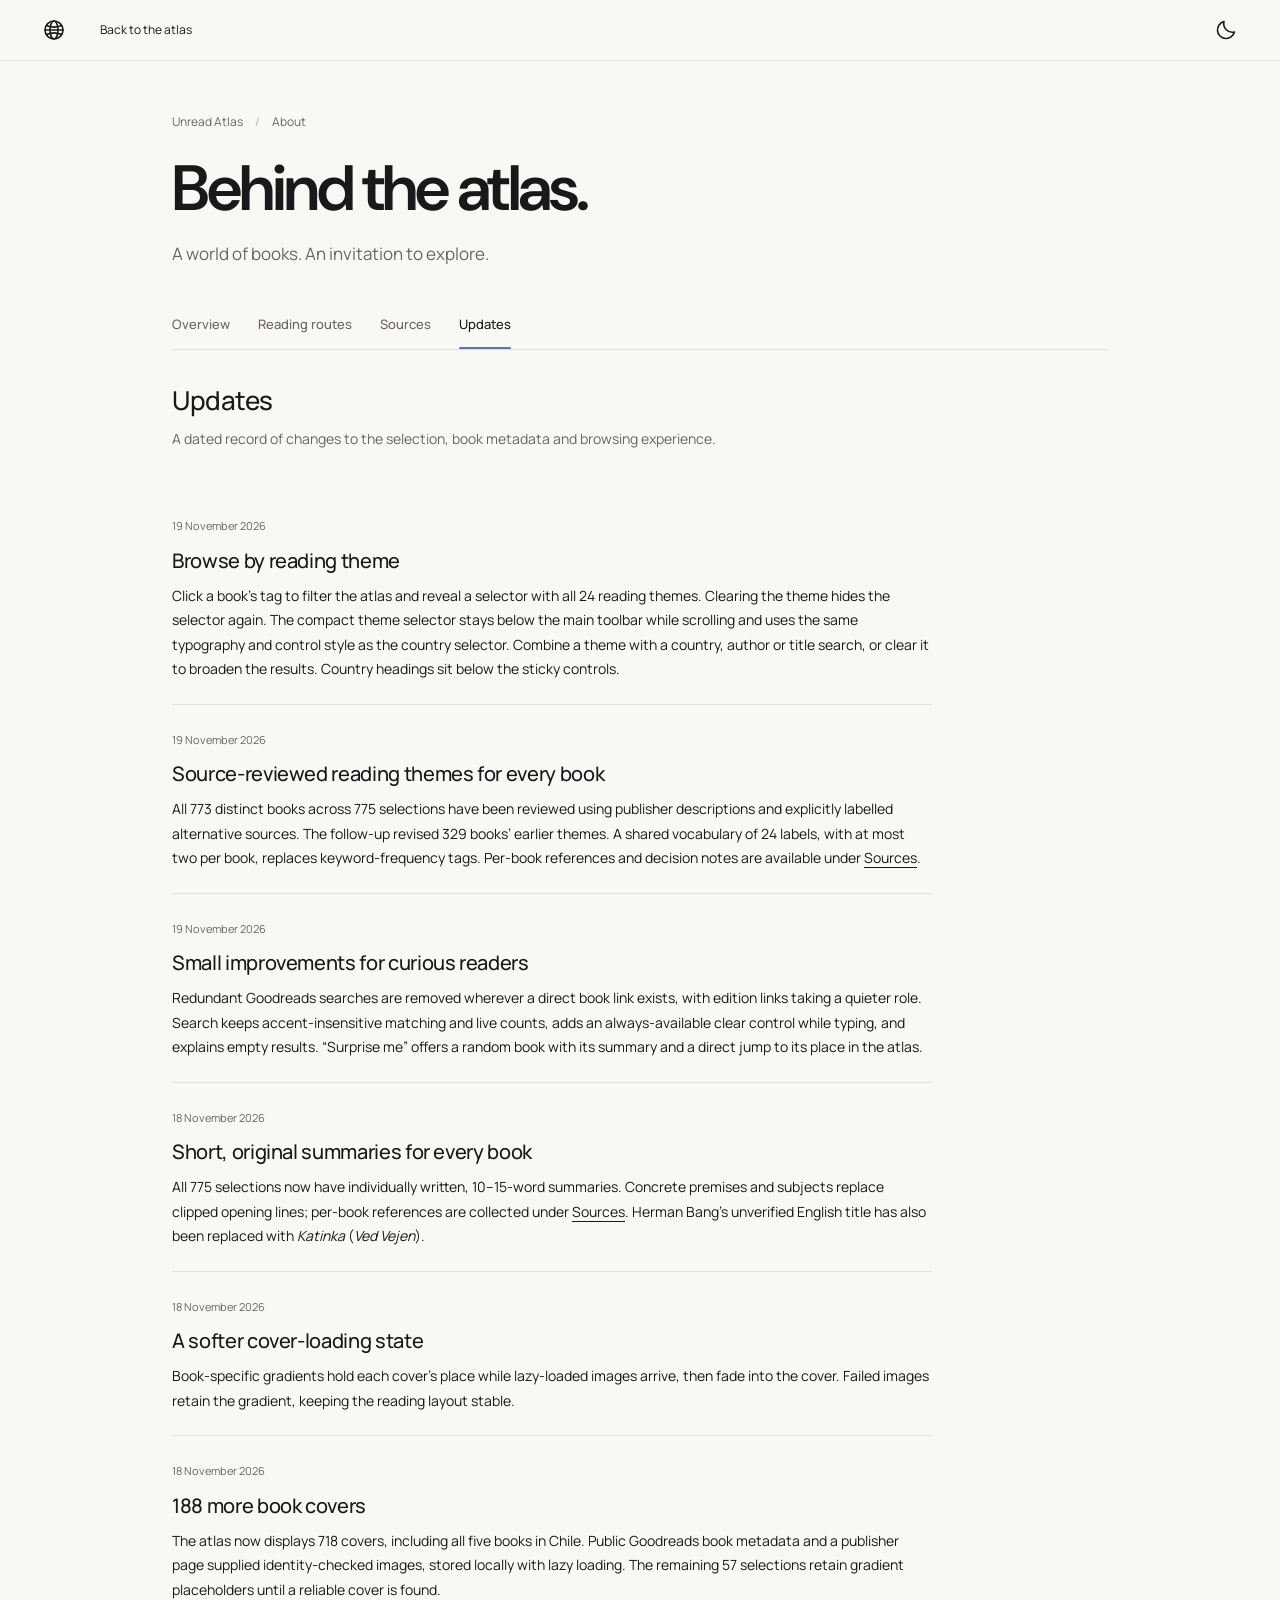
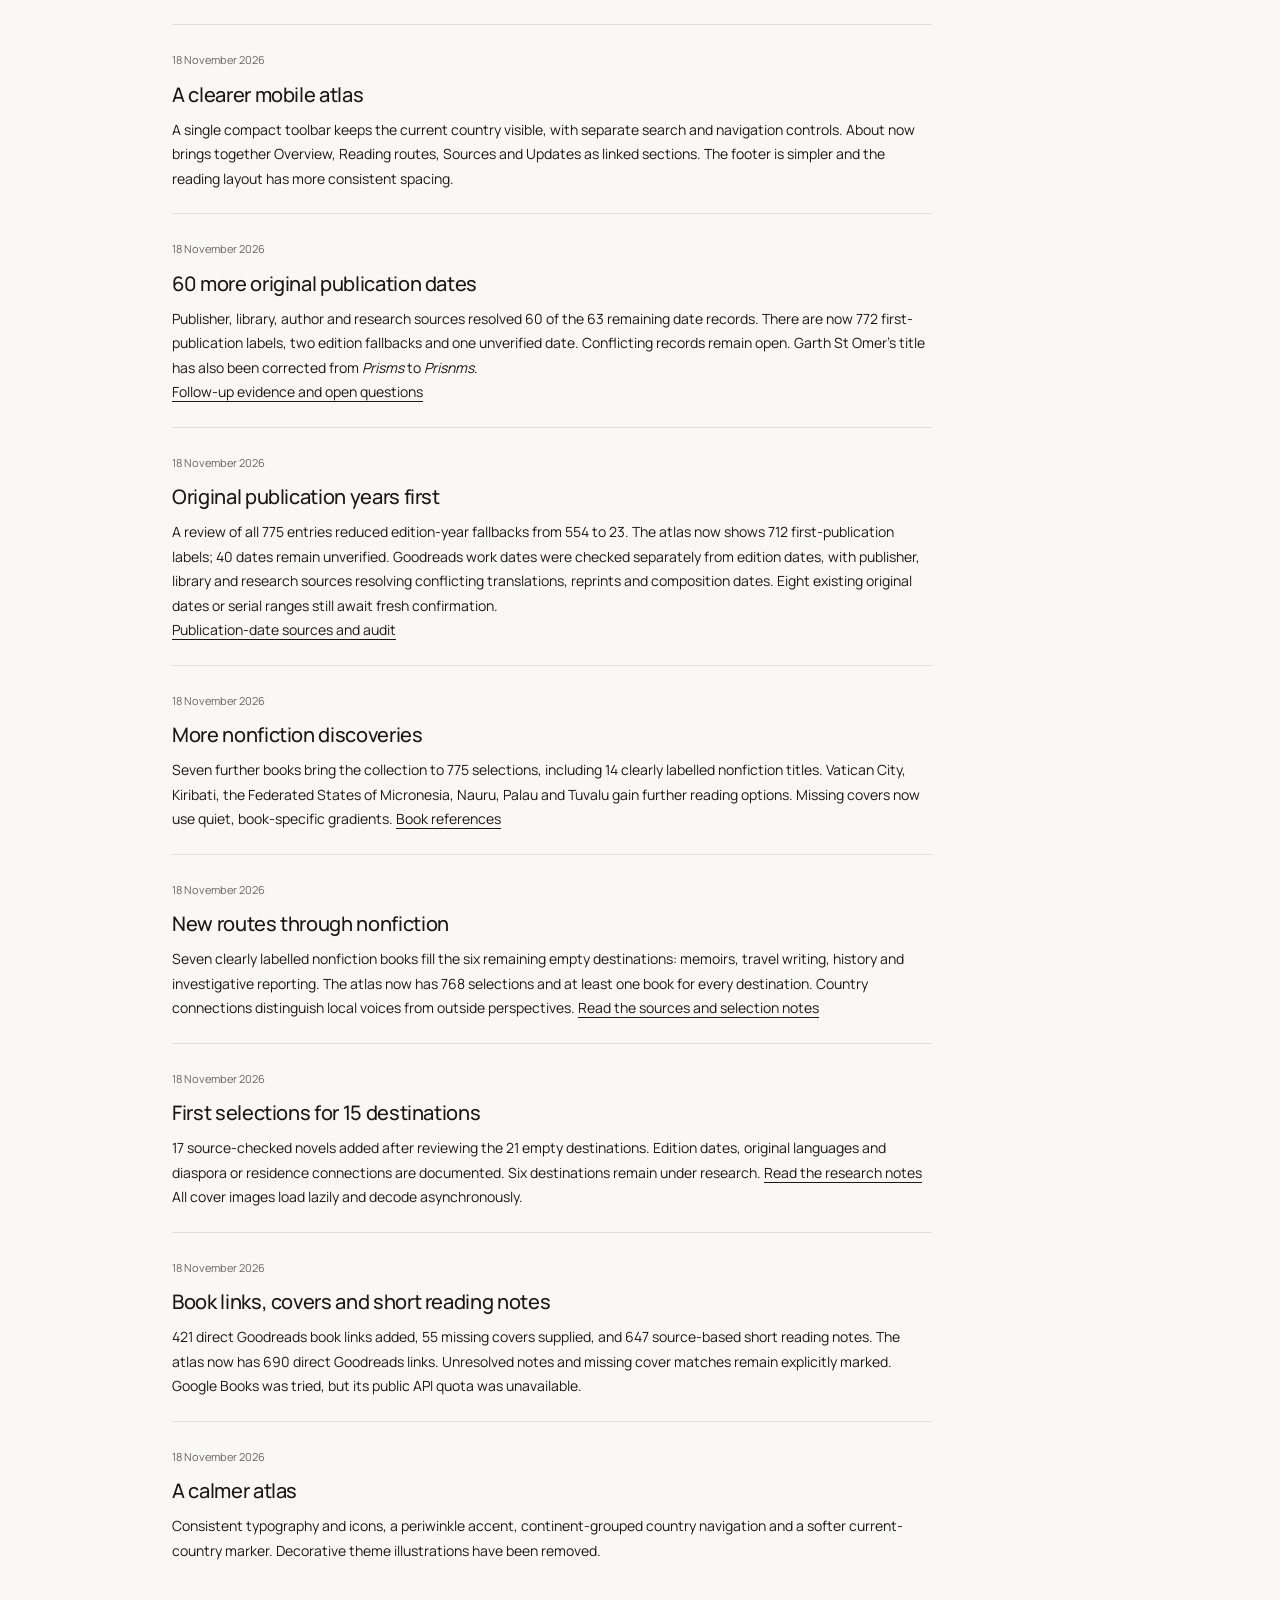
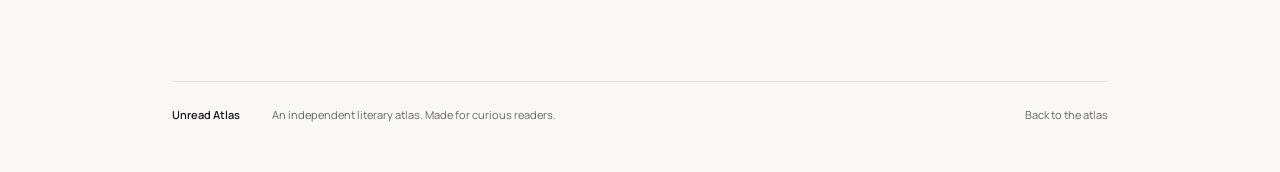
<file: updates.html>
<!doctype html><html lang="en"><meta charset="utf-8"><meta name="viewport" content="width=device-width,initial-scale=1"><script>try{const t=localStorage.getItem("unread-atlas-theme");document.documentElement.dataset.theme=t==="dark"||t!=="light"&&matchMedia("(prefers-color-scheme: dark)").matches?"dark":"light"}catch{document.documentElement.dataset.theme=matchMedia("(prefers-color-scheme: dark)").matches?"dark":"light"}</script><title>Updates — Unread Atlas</title><link rel="icon" href="assets/favicon.svg" type="image/svg+xml"><link rel="stylesheet" href="assets/site.css?v=20261119-mobile-themes"><header class="info-toolbar"><a class="toolbar-home" href="index.html#top" aria-label="Unread Atlas home" title="Unread Atlas home"><svg viewBox="0 0 24 24" fill="none" stroke="currentColor" stroke-width="1.6" stroke-linecap="round" stroke-linejoin="round" aria-hidden="true" focusable="false"><circle cx="12" cy="12" r="9"/><ellipse cx="12" cy="12" rx="4" ry="9"/><path d="M3 12h18M4.5 7.5c4.7 2 10.3 2 15 0M4.5 16.5c4.7-2 10.3-2 15 0"/></svg></a><a class="info-search" href="index.html#atlas-results"><svg viewBox="0 0 24 24" fill="none" stroke="currentColor" stroke-width="1.6" stroke-linecap="round" stroke-linejoin="round" aria-hidden="true" focusable="false"><circle cx="10.5" cy="10.5" r="6.5"/><path d="m15.3 15.3 4.7 4.7"/></svg><span>Back to the atlas</span></a><button class="theme-toggle" type="button" aria-label="Switch to dark mode" aria-pressed="false"></button></header><main class="info-page" id="top"><div class="info-kicker"><a href="index.html#top">Unread Atlas</a><span>/</span>About</div><h1>Behind the atlas.</h1><p class="info-deck">A world of books. An invitation to explore.</p><nav class="about-tabs" aria-label="About sections"><a href="about.html">Overview</a><a href="reading-routes.html">Reading routes</a><a href="sources.html">Sources</a><a href="updates.html" aria-current="page">Updates</a></nav><div class="info-content"><div class="about-section-intro"><h2>Updates</h2><p>A dated record of changes to the selection, book metadata and browsing experience.</p></div><div class="editorial-content"><ol class="update-list"><li id="theme-filters-update"><time datetime="2026-11-19">19 November 2026</time><h3>Browse by reading theme</h3><p>Click a book’s tag to filter the atlas and reveal a selector with all 24 reading themes. Clearing the theme hides the selector again. The compact theme selector stays below the main toolbar while scrolling and uses the same typography and control style as the country selector. Combine a theme with a country, author or title search, or clear it to broaden the results. Country headings sit below the sticky controls.</p></li><li id="theme-review-update"><time datetime="2026-11-19">19 November 2026</time><h3>Source-reviewed reading themes for every book</h3><p>All 773 distinct books across 775 selections have been reviewed using publisher descriptions and explicitly labelled alternative sources. The follow-up revised 329 books’ earlier themes. A shared vocabulary of 24 labels, with at most two per book, replaces keyword-frequency tags. Per-book references and decision notes are available under <a href="sources.html#reading-themes">Sources</a>.</p></li><li id="discovery-update"><time datetime="2026-11-19">19 November 2026</time><h3>Small improvements for curious readers</h3><p>Redundant Goodreads searches are removed wherever a direct book link exists, with edition links taking a quieter role. Search keeps accent-insensitive matching and live counts, adds an always-available clear control while typing, and explains empty results. “Surprise me” offers a random book with its summary and a direct jump to its place in the atlas.</p></li><li id="editorial-summaries-update"><time datetime="2026-11-18">18 November 2026</time><h3>Short, original summaries for every book</h3><p>All 775 selections now have individually written, 10–15-word summaries. Concrete premises and subjects replace clipped opening lines; per-book references are collected under <a href="sources.html#editorial-summaries">Sources</a>. Herman Bang’s unverified English title has also been replaced with <em>Katinka</em> (<em>Ved Vejen</em>).</p></li><li id="cover-loading-update"><time datetime="2026-11-18">18 November 2026</time><h3>A softer cover-loading state</h3><p>Book-specific gradients hold each cover’s place while lazy-loaded images arrive, then fade into the cover. Failed images retain the gradient, keeping the reading layout stable.</p></li><li id="cover-followup-update"><time datetime="2026-11-18">18 November 2026</time><h3>188 more book covers</h3><p>The atlas now displays 718 covers, including all five books in Chile. Public Goodreads book metadata and a publisher page supplied identity-checked images, stored locally with lazy loading. The remaining 57 selections retain gradient placeholders until a reliable cover is found.</p></li><li id="mobile-about-update"><time datetime="2026-11-18">18 November 2026</time><h3>A clearer mobile atlas</h3><p>A single compact toolbar keeps the current country visible, with separate search and navigation controls. About now brings together Overview, Reading routes, Sources and Updates as linked sections. The footer is simpler and the reading layout has more consistent spacing.</p></li><li id="publication-followup-update"><time datetime="2026-11-18">18 November 2026</time><h3>60 more original publication dates</h3><p>Publisher, library, author and research sources resolved 60 of the 63 remaining date records. There are now 772 first-publication labels, two edition fallbacks and one unverified date. Conflicting records remain open. Garth St Omer’s title has also been corrected from <em>Prisms</em> to <em>Prisnms</em>.</p><a href="sources.html">Follow-up evidence and open questions</a></li><li id="publication-years-update"><time datetime="2026-11-18">18 November 2026</time><h3>Original publication years first</h3><p>A review of all 775 entries reduced edition-year fallbacks from 554 to 23. The atlas now shows 712 first-publication labels; 40 dates remain unverified. Goodreads work dates were checked separately from edition dates, with publisher, library and research sources resolving conflicting translations, reprints and composition dates. Eight existing original dates or serial ranges still await fresh confirmation.</p><a href="sources.html">Publication-date sources and audit</a></li><li id="more-nonfiction-update"><time datetime="2026-11-18">18 November 2026</time><h3>More nonfiction discoveries</h3><p>Seven further books bring the collection to 775 selections, including 14 clearly labelled nonfiction titles. Vatican City, Kiribati, the Federated States of Micronesia, Nauru, Palau and Tuvalu gain further reading options. Missing covers now use quiet, book-specific gradients. <a href="research/nonfiction-expansion.json">Book references</a></p></li><li id="nonfiction-update"><time datetime="2026-11-18">18 November 2026</time><h3>New routes through nonfiction</h3><p>Seven clearly labelled nonfiction books fill the six remaining empty destinations: memoirs, travel writing, history and investigative reporting. The atlas now has 768 selections and at least one book for every destination. Country connections distinguish local voices from outside perspectives. <a href="sources.html#country-review">Read the sources and selection notes</a></p></li><li id="empty-country-update"><time datetime="2026-11-18">18 November 2026</time><h3>First selections for 15 destinations</h3><p>17 source-checked novels added after reviewing the 21 empty destinations. Edition dates, original languages and diaspora or residence connections are documented. Six destinations remain under research. <a href="sources.html#country-review">Read the research notes</a></p><p>All cover images load lazily and decode asynchronously.</p></li><li><time datetime="2026-11-18">18 November 2026</time><h3>Book links, covers and short reading notes</h3><p id="catalogue-update-summary">421 direct Goodreads book links added, 55 missing covers supplied, and 647 source-based short reading notes. The atlas now has 690 direct Goodreads links. Unresolved notes and missing cover matches remain explicitly marked. Google Books was tried, but its public API quota was unavailable.</p></li><li><time datetime="2026-11-18">18 November 2026</time><h3>A calmer atlas</h3><p>Consistent typography and icons, a periwinkle accent, continent-grouped country navigation and a softer current-country marker. Decorative theme illustrations have been removed.</p></li></ol></div></div><footer class="site-footer compact-footer" id="site-footer"><span>Unread Atlas</span><p>An independent literary atlas. Made for curious readers.</p><a href="index.html#top" aria-label="Back to the atlas">Back to the atlas</a></footer></main><script src="assets/info-pages.js"></script></html>
</file>
<file: assets/site.css>
:root{color-scheme:light;--paper:#f5f2e9;--ink:#272823;--muted:#64645b;--line:#b7b5a9;--accent:#9e432e;scroll-behavior:smooth}*{box-sizing:border-box}body{margin:0;background:var(--paper);color:var(--ink);font:16px/1.7 var(--atlas-font);-webkit-font-smoothing:antialiased}main{max-width:1320px;margin:auto;padding:0 48px 50px}a{color:inherit;text-underline-offset:4px}a:hover{color:var(--accent)}a:focus-visible,summary:focus-visible{outline:2px solid var(--accent);outline-offset:5px}.masthead{display:flex;align-items:center;justify-content:space-between;gap:20px;border-bottom:1px solid var(--ink);padding:24px 0}.brand{font-size:17px;font-weight:700;letter-spacing:-.7px;text-decoration:none}.brand span{color:var(--accent)}.masthead-links{display:flex;gap:28px;font:11px/1.4 var(--atlas-font);text-transform:uppercase}.masthead-links a{text-decoration:none}.hero{padding:52px 0 0}.eyebrow{display:flex;justify-content:space-between;gap:20px;font:10px/1.5 var(--atlas-font);text-transform:uppercase;letter-spacing:1px}.edition{color:var(--muted)}h1{font:500 clamp(70px,12vw,160px)/.88 var(--atlas-font);text-transform:uppercase;letter-spacing:-.075em;margin:45px 0 36px}h1 span{display:block;margin-left:24%;color:var(--accent)}.hero-bottom{display:grid;grid-template-columns:1fr 1fr;border-top:1px solid var(--line);border-bottom:1px solid var(--ink)}.hero .intro{max-width:480px;font-size:18px;line-height:1.6;margin:0;padding:26px 36px 28px 0}.hero-actions{display:flex;align-items:center;justify-content:flex-end;gap:12px;padding:24px 0 24px 28px;border-left:1px solid var(--line)}.hero-actions a{padding:13px 18px;border:1px solid var(--ink);text-decoration:none;font:11px/1.4 var(--atlas-font);text-transform:uppercase}.hero-actions a:first-child{background:var(--ink);color:var(--paper)}.hero-actions a:hover{background:var(--accent);border-color:var(--accent);color:var(--paper)}.stats{display:grid;grid-template-columns:repeat(3,1fr);margin:0 0 22px;border-bottom:1px solid var(--ink)}.stats>div{padding:24px 24px 24px 0;font:10px/1.5 var(--atlas-font);text-transform:uppercase;letter-spacing:.6px}.stats>div+div{border-left:1px solid var(--line);padding-left:24px}.stats strong{display:block;font:400 52px/1.1 var(--atlas-font);letter-spacing:-3px;margin-bottom:8px}.note{font:12px/1.7 var(--atlas-font);color:var(--muted);padding:0 0 24px;border-bottom:1px solid var(--line)}.editorial{margin:26px 0;border-block:1px solid var(--ink)}.editorial summary{cursor:pointer;display:flex;justify-content:space-between;gap:20px;padding:20px 0;list-style:none;font:11px/1.5 var(--atlas-font);text-transform:uppercase}.editorial summary::after{content:'+';font-size:20px;line-height:1}.editorial[open] summary::after{content:'−'}.editorial summary::-webkit-details-marker{display:none}.editorial-content{max-width:850px;padding-bottom:24px}.editorial-content h2{margin-top:25px}.editorial-content p{font-size:14px}h2{font:500 clamp(28px,4vw,48px)/1.1 var(--atlas-font);letter-spacing:-1.8px;border-top:1px solid var(--ink);padding-top:25px;margin:64px 0 20px}h2[id^=region]{text-transform:uppercase;padding:28px 0;border-bottom:1px solid var(--ink);font-size:clamp(42px,7vw,80px);letter-spacing:-3px}p{max-width:850px}.routes{display:grid;grid-template-columns:repeat(2,minmax(0,1fr));gap:0;border-top:1px solid var(--ink);border-left:1px solid var(--ink);counter-reset:routes}.route{counter-increment:routes;border-right:1px solid var(--ink);border-bottom:1px solid var(--ink);padding:28px;position:relative}.route::before{content:counter(routes,decimal-leading-zero) ' /';display:block;font:10px var(--atlas-font);color:var(--accent);margin-bottom:28px}.route strong{font:400 26px/1.2 var(--atlas-font);letter-spacing:-.5px;display:block;padding-right:12px}.route p{font-size:13px;color:var(--muted);margin:14px 0 22px}.route ul{list-style:none;padding:0;margin:0}.route li{font-size:13px;border-top:1px solid #d4d1c5;padding:8px 0;margin:0}.route-author{color:var(--muted);font-size:11px}.route a{text-decoration:none}.route a:hover{text-decoration:underline}nav{display:flex;flex-wrap:wrap;margin:52px 0 0;border-top:1px solid var(--ink);border-left:1px solid var(--ink)}nav a{flex:1 0 auto;padding:14px 18px;font:10px/1.5 var(--atlas-font);text-transform:uppercase;text-decoration:none;border-right:1px solid var(--ink);border-bottom:1px solid var(--ink)}nav a:hover{background:var(--ink);color:var(--paper)}section{scroll-margin-top:20px}h3{display:flex;justify-content:space-between;gap:12px;align-items:baseline;font:500 24px/1.3 var(--atlas-font);letter-spacing:-.5px;margin:42px 0 16px}.count{font:10px/1.5 var(--atlas-font);letter-spacing:0;text-transform:uppercase;color:var(--muted);flex-shrink:0}.pick{font:12px/1.7 var(--atlas-font);border-left:3px solid var(--accent);padding:8px 16px;margin:0 0 16px;background:#ece8dc}table{width:100%;border-collapse:collapse;font-size:15px;table-layout:fixed}th{text-align:left;font:10px/1.5 var(--atlas-font);text-transform:uppercase;letter-spacing:.4px;padding:12px;background:#e8e4d8;border-block:1px solid var(--ink)}td{padding:20px 12px;border-bottom:1px solid var(--line);vertical-align:top}td+td,th+th{border-left:1px solid #d4d1c5}td:first-child,.cover{width:90px}td:nth-child(2),th:nth-child(2){width:36%}.cover img{display:block;width:64px;max-height:104px;object-fit:contain;object-position:top left}.nocover{width:64px;min-height:92px;background:#e8e4d8;border:1px solid var(--line);display:grid;place-content:center;padding:6px;text-align:center;font:9px/1.5 var(--atlas-font);color:var(--muted)}.book strong{font:400 21px/1.3 var(--atlas-font)}.author{font:12px/1.5 var(--atlas-font);color:var(--muted);margin:7px 0}.links{font:10px/1.8 var(--atlas-font);margin-top:10px;overflow-wrap:anywhere}.badge{display:inline-block;background:#e5d8c4;color:#66452e;padding:3px 6px;font:9px/1.5 var(--atlas-font);text-transform:uppercase;margin:6px 4px 4px 0}.reason{font:13px/1.7 var(--atlas-font)}.reason p{margin:4px 0}.muted,.gap{color:var(--muted)}.gap{font:11px/1.7 var(--atlas-font)}.shortlist{border-left:2px solid var(--accent);padding-left:18px}li{margin:6px 0}footer{margin-top:64px;border-top:1px solid var(--ink);padding-top:24px;font:11px/1.7 var(--atlas-font);color:var(--muted)}
@media(min-width:1000px){.routes{grid-template-columns:repeat(3,minmax(0,1fr))}}
@media(max-width:650px){main{padding:0 18px 32px}.masthead{padding:20px 0}.masthead-links{gap:16px;font-size:9px}.brand{font-size:15px}.hero{padding-top:28px}.eyebrow{font-size:9px}.edition{max-width:95px;text-align:right}h1{font-size:clamp(64px,17vw,110px);margin:40px 0 30px;letter-spacing:-.07em}h1 span{margin-left:15%}.hero-bottom{grid-template-columns:1fr}.hero .intro{font-size:16px;padding:22px 0;max-width:100%}.hero-actions{padding:0 0 24px;border-left:0;justify-content:flex-start;flex-wrap:wrap}.hero-actions a{font-size:10px;padding:12px}.stats strong{font-size:38px;letter-spacing:-2px}.stats>div{font-size:8px;padding:20px 10px 20px 0;letter-spacing:0}.stats>div+div{padding-left:12px}.note{font-size:10px}.routes{grid-template-columns:1fr}.route{padding:23px}.route::before{margin-bottom:20px}h2{font-size:30px;letter-spacing:-1px;margin-top:44px}h3{font-size:21px}.count{font-size:9px}td:first-child,.cover{width:53px}td:nth-child(2),th:nth-child(2){width:42%}.cover img{width:37px;max-height:62px}.nocover{width:37px;min-height:55px;font-size:7px;padding:2px}td{padding:14px 7px}th{padding:10px 7px;font-size:8px}.book strong{font-size:17px}.author{font-size:11px}.reason{font-size:11px}.links{font-size:9px}.badge{font-size:8px}nav a{padding:12px;font-size:9px}}
@media(prefers-reduced-motion:reduce){:root{scroll-behavior:auto}}
@media print{body{background:white;font-size:11pt}main{max-width:none;padding:0}.masthead,.hero-actions,nav{display:none}.hero{padding:0}h1{font-size:60pt}.route,tr{break-inside:avoid}h3{break-after:avoid}.editorial{display:none}h2[id^=region]{font-size:30pt}}

/* Ink, warm white and vermilion */
:root{--paper:#faf4ed;--ink:#111111;--muted:#62605c;--line:#c7c1ba;--accent:#f33e32}
body{font-family:var(--atlas-font);background:var(--paper)}
h1{font-family:var(--atlas-font);font-weight:400;letter-spacing:-.065em}h1 span{color:var(--ink)}.brand span{color:var(--accent)}
.hero-actions a:first-child{background:var(--accent);border-color:var(--accent);color:var(--ink)}.hero-actions a:hover{background:var(--ink);color:var(--paper);border-color:var(--ink)}
.route strong{font:500 25px/1.2 var(--atlas-font);letter-spacing:-.8px}.book strong{font:500 20px/1.3 var(--atlas-font);letter-spacing:-.4px}.route::before{color:#a82e26}.pick{background:#f0e8df;border-color:var(--accent)}th,.nocover{background:#eee6dd}.badge{background:#111;color:var(--paper)}
.atlas-tools{position:sticky;top:0;z-index:20;background:var(--paper);border-block:1px solid var(--ink);margin-top:36px;box-shadow:0 5px 0 #11111108}.tool-row{display:grid;grid-template-columns:minmax(0,1fr) minmax(180px,280px);border-bottom:1px solid var(--ink)}.search-field{display:flex;align-items:center;gap:14px;padding:16px 18px}.search-icon{font:24px/1 Arial;color:var(--accent)}.sr-only{position:absolute;width:1px;height:1px;padding:0;margin:-1px;overflow:hidden;clip:rect(0,0,0,0);white-space:nowrap;border:0}input[type=search]{width:100%;min-width:0;border:0;background:transparent;color:var(--ink);font:16px/1.5 var(--atlas-font);outline-offset:4px}input::placeholder{color:var(--muted)}.country-jump{padding:0 16px;border-left:1px solid var(--ink);display:flex;align-items:center}.country-jump select{width:100%;min-width:0;padding:16px 0;border:0;background:var(--paper);color:var(--ink);font:11px/1.5 var(--atlas-font);cursor:pointer}.atlas-tools nav{margin:0;border:0;flex-wrap:nowrap;overflow-x:auto;scrollbar-width:thin}.atlas-tools nav a{flex:0 0 auto;border-bottom:0;padding:12px 15px;font-size:9px}.atlas-tools nav a:last-child{border-right:0}.search-status{font:11px/1.6 var(--atlas-font);color:var(--muted);margin:14px 0 24px}.empty-state{padding:40px 20px;border:1px solid var(--ink);text-align:center}.empty-state strong{font-size:24px;font-weight:400}.empty-state p{margin:12px auto;font-size:14px}.empty-state button{background:var(--ink);color:var(--paper);border:0;padding:12px 20px;cursor:pointer;font:11px var(--atlas-font)}section,h2[id],#atlas-tools{scroll-margin-top:145px}[hidden]{display:none!important}
@media(max-width:650px){.tool-row{grid-template-columns:minmax(0,1fr) 132px}.search-field{padding:13px 10px;gap:7px}input[type=search]{font-size:14px}.country-jump{padding:0 9px}.country-jump select{font-size:9px}.atlas-tools nav a{padding:11px;font-size:9px}.atlas-tools{margin-top:28px}section,h2[id]{scroll-margin-top:135px}.book strong{font-size:17px}.route strong{font-size:24px}}
@media print{.atlas-tools,.search-status,.empty-state{display:none}}

/* Country chapter dividers */
#atlas-results>section{margin-top:56px}
#atlas-results>section>h3{margin:0 0 24px;padding:24px 0 20px;background:transparent;color:var(--ink);border-top:1px solid var(--ink);border-bottom:1px solid var(--line);font:500 clamp(28px,3.5vw,42px)/1.15 var(--atlas-font);letter-spacing:-1.2px;align-items:center;flex-wrap:wrap;gap:14px 24px}
#atlas-results>section>h3 .count{color:var(--muted);font:10px/1.5 var(--atlas-font);letter-spacing:.4px;padding:0}
#atlas-results>section>h3:focus-visible{outline:2px solid var(--accent);outline-offset:4px}
@media(max-width:650px){#atlas-results>section{margin-top:40px}#atlas-results>section>h3{padding:20px 0 16px;font-size:29px;letter-spacing:-.8px;gap:12px}#atlas-results>section>h3 .count{font-size:9px;padding:0}}
@media print{#atlas-results>section>h3{background:transparent;color:black;border-block:2px solid black;padding:12px 0;border-left:0}#atlas-results>section>h3 .count{color:black}}

/* Minimal editorial layout */
:root{--paper:#faf8f4;--ink:#191919;--muted:#686660;--line:#e3e0da;--accent:#191919}
.masthead{border:0}.brand span{color:inherit}.hero{padding-top:62px}.hero-bottom{border:0}.hero-actions{border:0}.hero-actions a{border:0;padding:12px 0;margin-left:20px;text-transform:none;font:13px var(--atlas-font)}.hero-actions a:first-child{background:transparent;color:var(--ink);border-bottom:1px solid var(--ink)}.hero-actions a:hover{background:transparent;color:var(--muted)}
.stats{border:0;margin:12px 0 20px}.stats>div+div{border:0}.note{border:0;font:12px/1.7 var(--atlas-font);max-width:760px;color:var(--muted)}.editorial{border:0;margin:10px 0 48px}.editorial summary{justify-content:flex-start;gap:16px;padding:12px 0;color:var(--muted)}.editorial summary::after{font-size:16px}.editorial-content h2{border:0}
h2{border:0;padding-top:0;margin-top:72px;font-weight:400}.routes{border:0;gap:42px 36px}.route{border:0;padding:0}.route::before{color:var(--muted);margin-bottom:14px}.route li{border:0;padding:5px 0}.route strong{font-size:23px}.route p{margin-bottom:16px}
.atlas-tools{border:0;border-bottom:1px solid var(--line);box-shadow:none;margin-top:60px}.tool-row{border:0;gap:24px}.search-field{padding:16px 0}.search-icon{color:var(--muted);font-size:21px}.country-jump{border:0;padding-right:0}.atlas-tools nav{border:0;padding-bottom:6px;gap:22px}.atlas-tools nav a{border:0;padding:7px 0;color:var(--muted);text-transform:none;font:12px/1.5 var(--atlas-font)}.atlas-tools nav a:hover{background:transparent;color:var(--ink)}.search-status{font:11px/1.6 var(--atlas-font)}
h2[id^=region]{border:0;font:400 clamp(34px,5vw,58px)/1.1 var(--atlas-font);letter-spacing:-2px;text-transform:none;padding:0;margin:80px 0 40px;color:var(--muted)}
#atlas-results>section{margin-top:64px}#atlas-results>section>h3{border:0;background:transparent;color:var(--ink);padding:0;margin:0 0 24px;font:500 clamp(28px,3vw,38px)/1.2 var(--atlas-font);letter-spacing:-1px;justify-content:flex-start;gap:20px}#atlas-results>section>h3 .count{border:0;padding:0;font:11px var(--atlas-font);color:var(--muted);text-transform:none;letter-spacing:0}
.pick{background:transparent;border:0;padding:0;margin:0 0 24px;font:12px/1.6 var(--atlas-font);color:var(--muted)}table{border:0}th{border:0;background:transparent;color:var(--muted);font:10px/1.5 var(--atlas-font);text-transform:none;letter-spacing:0;padding:0 12px 14px}td{border-bottom:1px solid var(--line);padding:22px 12px}td+td,th+th{border-left:0}tbody tr:last-child td{border-bottom:0}.book strong{font-weight:400}.badge{background:transparent;color:var(--muted);border:0;padding:0;margin:6px 8px 4px 0;font:10px var(--atlas-font);text-transform:none}.links{font:10px/1.8 var(--atlas-font)}.links a{color:var(--muted);text-decoration:none}.links a:hover{text-decoration:underline}.nocover{background:#efede8;border:0;color:var(--muted)}footer{border:0;color:var(--muted)}.shortlist{border:0;padding:0}.empty-state{border:0}
@media(max-width:650px){.hero{padding-top:36px}.hero-actions{padding-left:0;gap:22px}.hero-actions a{margin:0}.stats>div+div{padding-left:12px}.routes{gap:36px}.route{padding:0}.route::before{margin-bottom:12px}.atlas-tools{margin-top:44px}.tool-row{gap:12px;grid-template-columns:minmax(0,1fr) 125px}.country-jump{padding:0}.atlas-tools nav{gap:20px}.atlas-tools nav a{padding:8px 0;font-size:11px}#atlas-results>section{margin-top:48px}#atlas-results>section>h3{padding:0;font-size:29px;gap:12px}#atlas-results>section>h3 .count{font-size:10px;padding:0}td{padding:18px 7px}th{padding:0 7px 10px}.route strong{font-size:23px}}

/* A little structure, without the heavy grid */
#atlas-results>section{margin-top:52px}
#atlas-results>section>h3{background:#eeece6;padding:20px 22px;margin-bottom:22px;justify-content:space-between;font-weight:500;font-size:clamp(27px,3vw,36px)}
#atlas-results>section>h3 .count{color:#62605b}
.pick{padding:0 4px;margin-bottom:24px}
th{padding:0 12px 12px;border-bottom:1px solid #d7d3cb}
.route{border:1px solid var(--line);padding:24px}.routes{gap:20px}.route::before{margin-bottom:20px}
.atlas-tools{border-top:1px solid var(--line);border-bottom:1px solid #d2cec6}
.hero-bottom{border-top:1px solid var(--line)}
.stats{border-bottom:1px solid var(--line);padding-bottom:12px}
.editorial{border-bottom:1px solid var(--line);margin-bottom:48px}
@media(max-width:650px){#atlas-results>section{margin-top:44px}#atlas-results>section>h3{padding:18px 16px;font-size:28px;gap:14px}.route{padding:22px}.routes{gap:16px}th{padding:0 7px 12px}}
@media print{#atlas-results>section>h3{background:#eee}}

/* Restrained brutalist accents */
#atlas-results>section>h3{font-size:clamp(34px,4vw,50px);font-weight:500;letter-spacing:-1.8px;padding:23px 24px;text-transform:uppercase}
#atlas-results>section>h3 .count{font:10px/1.5 var(--atlas-font);letter-spacing:.2px;text-transform:uppercase}
.masthead{border-bottom:1px solid var(--ink)}
.hero-actions a:first-child{background:var(--ink);color:var(--paper);padding:13px 18px;border:1px solid var(--ink);font:11px/1.5 var(--atlas-font);text-transform:uppercase}
.hero-actions a:first-child:hover{background:var(--paper);color:var(--ink)}
.route{border-color:#bdb9b1}.route::before{font-weight:600;color:var(--ink)}
h2[id^=region]{font-size:clamp(38px,5vw,64px);text-transform:uppercase;letter-spacing:-2px;color:var(--ink)}
.atlas-tools{border-color:var(--ink)}
@media(max-width:650px){#atlas-results>section>h3{font-size:34px;letter-spacing:-1.2px;padding:21px 17px}#atlas-results>section>h3 .count{font-size:9px}.hero-actions a:first-child{padding:12px 15px}}

.reading-routes-content{padding:12px 0 30px}.reading-routes-content>p{margin-top:0;font-size:14px;color:var(--muted)}.reading-routes-content .routes{margin-top:24px}

/* Sharper editorial structure */
h1{font-weight:500;letter-spacing:-.075em}h1 span{margin-left:20%}.brand{font-weight:800;letter-spacing:-.8px}.masthead{border-bottom:2px solid var(--ink)}
.hero-actions a{font:11px/1.5 var(--atlas-font);text-transform:uppercase}.hero-actions a:last-child{padding:13px 18px;border:1px solid var(--ink)}.hero-actions a:last-child:hover{background:var(--ink);color:var(--paper)}
.editorial summary{font-weight:600;color:var(--ink);padding:20px 0}.editorial summary::after{font-weight:400}.editorial{margin-bottom:28px}
.atlas-tools{border-block:2px solid var(--ink)}.country-jump{border-left:1px solid var(--line);padding-left:18px}.atlas-tools nav a{font:10px/1.5 var(--atlas-font);text-transform:uppercase;letter-spacing:.2px}
#atlas-results>section>h3{font-weight:600;letter-spacing:-1.9px}.route{border-color:var(--ink)}.route strong{font-weight:600;letter-spacing:-.8px}.route::before{letter-spacing:1px}.stats strong{font-weight:500}
@media(max-width:650px){h1 span{margin-left:12%}.hero-actions a:last-child{padding:12px 15px}.country-jump{padding-left:10px}.atlas-tools nav a{font-size:9px}#atlas-results>section>h3{letter-spacing:-1.3px}}

.theme-toggle{appearance:none;background:transparent;color:var(--ink);border:1px solid var(--ink);padding:7px 10px;font:10px/1.4 var(--atlas-font);text-transform:uppercase;cursor:pointer}.theme-toggle:hover{background:var(--ink);color:var(--paper)}.theme-toggle:focus-visible{outline:2px solid var(--ink);outline-offset:4px}.masthead-links{align-items:center}
html[data-theme=dark]{color-scheme:dark;--paper:#191919;--ink:#f3efe8;--muted:#b4b0a9;--line:#3b3a37;--accent:#f3efe8}
html[data-theme=dark] #atlas-results>section>h3{background:#292927;color:var(--ink)}html[data-theme=dark] #atlas-results>section>h3 .count{color:var(--muted)}html[data-theme=dark] .nocover{background:#2c2c29;color:var(--muted)}html[data-theme=dark] th{border-color:var(--line)}html[data-theme=dark] .route{border-color:#73716b}html[data-theme=dark] .cover img{opacity:.9}html[data-theme=dark] .badge,html[data-theme=dark] .pick{color:var(--muted)}
@media(max-width:650px){.masthead-links{gap:12px;flex-wrap:wrap;justify-content:flex-end}.masthead-links>a:first-of-type{display:none}.theme-toggle{font-size:9px;padding:6px 8px}.masthead{gap:12px}}
@media print{.theme-toggle{display:none}html[data-theme=dark]{--paper:white;--ink:black;--muted:#555;--line:#ddd}}

/* Quiet country headings in both themes */
#atlas-results>section>h3{background:transparent;color:var(--ink);font-size:clamp(26px,2.5vw,32px);font-weight:400;letter-spacing:-.6px;text-transform:none;padding:0;margin-bottom:22px;justify-content:flex-start;gap:18px}
#atlas-results>section>h3 .count{font:10px/1.5 var(--atlas-font);text-transform:none;letter-spacing:0;color:var(--muted)}
html[data-theme=dark] #atlas-results>section>h3{background:transparent}
@media(max-width:650px){#atlas-results>section>h3{font-size:27px;font-weight:400;letter-spacing:-.5px;padding:0;gap:12px}#atlas-results>section>h3 .count{font-size:10px}}

.sticky-nav-row{display:flex;align-items:center;gap:16px}.sticky-nav-row nav{flex:1;min-width:0}.sticky-nav-row>.theme-toggle{flex-shrink:0;margin:6px 0;white-space:nowrap}
@media(max-width:650px){.sticky-nav-row{gap:12px}.sticky-nav-row>.theme-toggle{font-size:9px;padding:6px 8px}}

@media(max-width:650px){.theme-toggle,.sticky-nav-row>.theme-toggle{min-height:44px;min-width:88px;font-size:10px;padding:10px}.sticky-nav-row{gap:12px}.sticky-nav-row>.theme-toggle{margin:4px 0}.atlas-tools nav a{display:flex;align-items:center;min-height:44px}.search-field input[type=search]{font-size:16px}.country-jump select{font-size:16px;min-height:48px;padding:10px 0}.tool-row{grid-template-columns:minmax(0,1fr) 130px;gap:10px}.country-jump{padding-left:10px}section,h2[id]{scroll-margin-top:150px}}

.sticky-nav-row>.theme-toggle{width:44px;height:44px;min-width:44px;min-height:44px;padding:0;font:22px/1 var(--atlas-font);border:0;display:grid;place-items:center}.sticky-nav-row>.theme-toggle:hover{background:var(--ink);color:var(--paper)}

.author{font-size:15px;line-height:1.5;margin:9px 0 0;color:var(--ink)}.links{margin-top:18px;line-height:1.9}
@media(max-width:650px){.author{font-size:14px;line-height:1.5;margin-top:8px}.links{margin-top:16px}}

@media(max-width:650px){td:first-child,.cover{width:72px}.cover img{width:52px;max-height:84px}.nocover{width:52px;min-height:76px;font-size:8px;padding:4px}td{padding-top:22px;padding-bottom:22px}td:nth-child(2),th:nth-child(2){width:43%}}
@media(max-width:350px){td:first-child,.cover{width:65px}.cover img{width:48px;max-height:78px}.nocover{width:48px;min-height:70px}td:nth-child(2),th:nth-child(2){width:44%}}

:root{--atlasbar-height:112px}
#atlas-results>section>h3,html[data-theme=dark] #atlas-results>section>h3{position:sticky;top:calc(var(--atlasbar-height) - 1px);z-index:10;background:var(--paper);padding:16px 0;margin-bottom:18px}
#atlas-results>section,h2[id]{scroll-margin-top:calc(var(--atlasbar-height) + 24px)}
@media(min-width:651px){td:first-child,.cover{width:118px}.cover img{width:88px;max-height:142px}.nocover{width:88px;min-height:126px;font-size:10px;padding:8px}td{padding-top:26px;padding-bottom:26px}}
@media print{#atlas-results>section>h3{position:static}}

.back-to-top{position:fixed;right:24px;bottom:calc(24px + env(safe-area-inset-bottom,0px));z-index:30;display:grid;place-items:center;width:46px;height:46px;border:1px solid var(--ink);background:var(--paper);color:var(--ink);text-decoration:none;font:24px/1 var(--atlas-font);box-shadow:0 2px 8px #00000012}.back-to-top:hover{background:var(--ink);color:var(--paper)}
@media(max-width:650px){.back-to-top{right:16px;bottom:calc(16px + env(safe-area-inset-bottom,0px))}}
@media print{.back-to-top{display:none}}

.atlas-tools{border-top:0;border-bottom:1px solid var(--line)}

.publication{font:11px/1.6 var(--atlas-font);color:var(--muted);margin-top:8px}.publication a{color:inherit;text-decoration:none}.publication a:hover{text-decoration:underline}

.publication{font:11px/1.6 var(--atlas-font);color:var(--muted);margin-top:8px}.publication a{color:inherit;text-decoration:none}.publication a:hover{text-decoration:underline}

.editorial[open]>summary{position:sticky;top:0;z-index:25;background:var(--paper);border-bottom:1px solid var(--line);justify-content:space-between;min-height:56px}.editorial[open]>summary::after{flex-shrink:0;font-size:22px;padding:0 8px}
@media print{.editorial[open]>summary{position:static}}
/* Separate book panels: the existing rows remain the search and data source. */
:root{--book-surface:#fffefa;--book-outline:#d3cec5}
html[data-theme=dark]{--book-surface:#222221;--book-outline:#484641}
#atlas-results table{display:block;width:100%;border:0}
#atlas-results thead{position:absolute;width:1px;height:1px;overflow:hidden;clip-path:inset(50%);white-space:nowrap}
#atlas-results tbody{display:grid;gap:22px}
#atlas-results tbody tr{display:grid;grid-template-columns:110px minmax(0,1fr) minmax(0,1.1fr);gap:28px;align-items:start;padding:26px;border:1px solid var(--book-outline);border-radius:14px;background:var(--book-surface)}
#atlas-results td,#atlas-results tbody tr:last-child td{display:block;width:auto;min-width:0;padding:0;border:0;overflow-wrap:anywhere}
#atlas-results .cover img{width:110px;height:auto;max-height:174px;border-radius:3px;object-fit:contain;object-position:top left}
#atlas-results .nocover{width:110px;min-height:158px;border:1px solid var(--line);border-radius:3px;background:var(--paper);font-size:10px}
#atlas-results .book>strong{display:block;font:500 clamp(23px,2.2vw,29px)/1.18 var(--atlas-font);letter-spacing:-.7px;text-wrap:pretty}
#atlas-results .author{font-size:16px;line-height:1.45;margin-top:10px}
#atlas-results .publication{margin-top:14px;font-size:11px}
#atlas-results .links{display:flex;flex-wrap:wrap;gap:5px 16px;margin-top:12px;font-size:11px;line-height:1.6}
#atlas-results .links+.links{margin-top:6px}
#atlas-results .links br{display:none}
#atlas-results .links a{text-decoration:underline;text-decoration-color:var(--line);text-underline-offset:3px}
#atlas-results .links a:hover{color:var(--ink);text-decoration-color:currentColor}
#atlas-results .badge{display:inline-block;margin:12px 0 0;padding:3px 7px;border:1px solid var(--line);border-radius:3px;font:9px/1.5 var(--atlas-font);text-transform:uppercase;letter-spacing:.3px}
#atlas-results td.reason{align-self:stretch;border-left:1px solid var(--line);padding:2px 0 2px 26px;font-size:14px;line-height:1.7}
#atlas-results .reason p{margin:0 0 10px}
#atlas-results .reason p:last-child{margin-bottom:0}
@media(max-width:900px){#atlas-results tbody tr{grid-template-columns:90px minmax(0,1fr) minmax(0,1fr);gap:20px;padding:22px}#atlas-results .cover img{width:90px;max-height:144px}#atlas-results .nocover{width:90px;min-height:132px}#atlas-results td.reason{padding-left:20px;font-size:13px}}
@media(max-width:650px){
 #atlas-results tbody{gap:18px}
 #atlas-results tbody tr{grid-template-columns:78px minmax(0,1fr);gap:20px 18px;padding:20px;border-radius:12px}
 #atlas-results .cover img{width:78px;max-height:124px}
 #atlas-results .nocover{width:78px;min-height:114px;font-size:9px}
 #atlas-results .book>strong{font-size:23px;letter-spacing:-.5px}
 #atlas-results .author{font-size:15px;margin-top:8px}
 #atlas-results .publication{margin-top:12px;font-size:10px}
 #atlas-results .links{font-size:10px;gap:5px 12px}
 #atlas-results td.reason{grid-column:1/-1;border-left:0;border-top:1px solid var(--line);padding:16px 0 0;font-size:13px;line-height:1.65}
}
@media(max-width:350px){#atlas-results tbody tr{grid-template-columns:66px minmax(0,1fr);padding:16px;column-gap:14px}#atlas-results .cover img{width:66px;max-height:106px}#atlas-results .nocover{width:66px;min-height:98px}#atlas-results .book>strong{font-size:21px}}
@media print{#atlas-results tbody tr{break-inside:avoid;background:white;grid-template-columns:70px 1fr 1fr;gap:18px;padding:16px;border-radius:0}#atlas-results .cover img{width:70px;max-height:110px}}
/* A softer, consistent sans-serif voice across the atlas. */
@font-face{font-family:Manrope;src:url("fonts/manrope-variable.ttf") format("truetype");font-style:normal;font-weight:200 800;font-display:swap}
:root{--atlas-font:Manrope,"Avenir Next",Arial,sans-serif}
body,h1,h2,h3,.brand,.eyebrow,.edition,.masthead-links,.hero-actions a,.stats>div,.stats strong,.note,.editorial summary,.route::before,.route strong,.route-author,.route li,.route p,.atlas-tools nav a,.country-jump select,.search-field input[type=search],.theme-toggle,.search-status,.empty-state button,.pick,.gap,.shortlist,.count,.nocover,.badge,.publication,.author,.links,.reason,footer{font-family:var(--atlas-font)}
h1{font-weight:450;letter-spacing:-.065em;line-height:.94}
.brand{font-weight:650;letter-spacing:-.5px}
.eyebrow,.edition,.editorial summary,.hero-actions a,.stats>div{letter-spacing:.06em;font-weight:500}
.stats strong{font-weight:400;letter-spacing:-2px}
h2[id^=region]{font-family:var(--atlas-font);font-weight:450;letter-spacing:-1.6px}
#atlas-results>section>h3{font-family:var(--atlas-font);font-weight:450;letter-spacing:-.65px}
#atlas-results>section>h3 .count{font-family:var(--atlas-font);font-weight:400}
.route strong{font-family:var(--atlas-font);font-weight:500;letter-spacing:-.5px}
#atlas-results .book>strong{font-family:var(--atlas-font);font-weight:550;letter-spacing:-.6px;line-height:1.28}
#atlas-results .author{font-weight:450;letter-spacing:-.15px}
#atlas-results td.reason{font-family:var(--atlas-font);font-weight:400;line-height:1.75}
#atlas-results .publication,#atlas-results .links{font-family:var(--atlas-font);font-weight:400;line-height:1.75}
#atlas-results .badge{font-family:var(--atlas-font);font-weight:550;letter-spacing:.04em}
.atlas-tools nav a{font-weight:500;letter-spacing:.015em}
.sticky-nav-row>.theme-toggle,.back-to-top{font-family:var(--atlas-font)}
@media(max-width:650px){h1{letter-spacing:-.06em}#atlas-results .book>strong{font-size:22px;letter-spacing:-.4px}#atlas-results .author{font-size:15px}.country-jump select{font-size:13px}.eyebrow{letter-spacing:.035em}}
@media(max-width:350px){#atlas-results .book>strong{font-size:20px}}
/* A persistent country index alongside the reading list on wider screens. */
.country-sidebar{display:none}.atlas-content{min-width:0}
@media(min-width:1100px){
 main{max-width:1580px}
 .atlas-layout{display:grid;grid-template-columns:200px minmax(0,1fr);gap:40px;align-items:start;margin-top:60px}
 .atlas-content .atlas-tools{margin-top:0}
 .country-sidebar{display:flex;flex-direction:column;position:sticky;top:24px;max-height:calc(100dvh - 48px);min-height:0;padding-right:20px;border-right:1px solid var(--line)}
 .sidebar-heading{font-size:14px;font-weight:600;letter-spacing:-.2px;padding-bottom:18px}
 .sidebar-heading span{display:block;margin-top:4px;font-size:10px;font-weight:400;letter-spacing:0;color:var(--muted)}
 .country-index{display:flex;flex-direction:column;flex-wrap:nowrap;gap:3px;min-height:0;overflow-y:auto;overscroll-behavior:contain;scrollbar-width:thin;margin:0;padding:2px 6px 2px 0;border:0}
 .country-index a{flex:none;display:block;padding:8px 10px;border:0;border-radius:6px;font:400 12px/1.5 var(--atlas-font);text-transform:none;text-decoration:none;color:var(--muted);overflow-wrap:anywhere}
 .country-index a:hover{background:var(--book-surface);color:var(--ink)}
 .country-index a[aria-current=location]{background:var(--ink);color:var(--paper);font-weight:550}
 .country-index a:focus-visible{outline-offset:-2px}
 #atlas-results tbody tr{grid-template-columns:100px minmax(0,1fr) minmax(0,1fr);gap:24px;padding:24px}
 #atlas-results .cover img{width:100px;max-height:160px}#atlas-results .nocover{width:100px;min-height:146px}
 .tool-row{grid-template-columns:minmax(0,1fr) 180px}
}
@media print{.country-sidebar{display:none}.atlas-layout{display:block}}
/* One labelled guide menu, with one clearly identified panel at a time. */
.guide{margin-top:32px;scroll-margin-top:24px}
.guide-nav{display:flex;align-items:center;gap:24px;padding:18px 0;border-block:1px solid var(--line)}
.guide-label{font-size:11px;color:var(--muted);text-transform:uppercase;letter-spacing:.08em;flex-shrink:0}
.guide-options{display:flex;gap:8px;flex-wrap:wrap}
.guide-options button,.guide-close{font:500 12px/1.5 var(--atlas-font);appearance:none;background:transparent;color:var(--ink);border:1px solid transparent;border-radius:7px;padding:10px 14px;cursor:pointer}
.guide-options button:hover{background:var(--book-surface);border-color:var(--line)}
.guide-options button[aria-expanded=true]{background:var(--ink);color:var(--paper)}
.guide-options button:focus-visible,.guide-close:focus-visible{outline:2px solid var(--ink);outline-offset:3px}
.guide-panel.editorial{margin:0;padding:0 24px 8px;border:1px solid var(--line);border-top:0;border-radius:0 0 12px 12px;background:var(--book-surface)}
.guide-panel-heading{position:sticky;top:0;z-index:25;display:flex;justify-content:space-between;align-items:center;gap:16px;min-height:66px;background:var(--book-surface);border-bottom:1px solid var(--line);font-size:14px;font-weight:550}
.guide-close{flex-shrink:0;border-color:var(--line);font-size:11px;padding:8px 12px}
.guide-close:hover{background:var(--ink);color:var(--paper)}
.guide-panel .editorial-content{max-width:900px;padding-top:14px}
.guide-panel .editorial-content h2:first-child{margin-top:16px}
.guide-panel .reading-routes-content{padding-top:24px}
.guide-panel .route{background:var(--paper);border-color:var(--line);border-radius:8px}
@media(max-width:650px){.guide-nav{align-items:flex-start;flex-direction:column;gap:10px;padding:16px 0}.guide-options{gap:5px}.guide-options button{font-size:11px;padding:10px;min-height:44px}.guide-panel.editorial{padding:0 16px 8px}.guide-panel-heading{font-size:12px;gap:10px}.guide-close{min-height:44px}.guide-panel .route{padding:18px}}
@media print{.guide{display:none}}
.hero-actions a:first-child,.hero-actions a:last-child{font-family:var(--atlas-font)}
/* Reserve cover geometry before lazy images arrive; keep index selection stable. */
#atlas-results td.cover{min-height:174px}
@media(max-width:900px){#atlas-results td.cover{min-height:144px}}
@media(min-width:1100px){#atlas-results td.cover{min-height:160px}}
@media(max-width:650px){#atlas-results td.cover{min-height:124px}}
@media(max-width:350px){#atlas-results td.cover{min-height:106px}}
.country-index{overflow-anchor:none;scroll-behavior:auto}
.country-index a{font-weight:500!important;transition:background-color .22s ease,color .22s ease}
.sticky-home{display:flex;align-items:center;gap:6px;flex-shrink:0;min-height:44px;padding:0 10px 0 0;color:var(--ink);text-decoration:none;font:14px/1 var(--atlas-font)}
.sticky-home span{font-size:11px}.sticky-home:hover{color:var(--muted)}
@media(max-width:650px){.masthead-links>a.home-link{display:inline-flex}.masthead-links{gap:10px}.sticky-nav-row{gap:8px}.sticky-home{font-size:21px;padding-right:4px;min-width:32px;justify-content:center}.sticky-home span{display:none}}
@media(prefers-reduced-motion:reduce){.country-index a{transition:none}}
.country-index-region{position:sticky;top:-2px;z-index:1;background:var(--paper);padding:14px 10px 8px;font:600 10px/1.5 var(--atlas-font);letter-spacing:.07em;text-transform:uppercase;color:var(--ink);border-bottom:1px solid var(--line);margin-bottom:5px}
.country-index-region:not(:first-child){margin-top:14px}
@media(max-width:650px){.masthead{flex-wrap:wrap;gap:16px}.brand{flex-basis:100%;white-space:nowrap}.masthead-links{width:100%;justify-content:space-between;flex-wrap:nowrap;gap:8px}}
/* A single global toolbar, aligned with the sidebar and reading column. */
.atlas-tools{position:fixed;top:0;left:0;right:0;z-index:40;display:grid;grid-template-columns:200px minmax(0,1fr);column-gap:40px;margin:0!important;padding:6px max(48px,calc((100vw - 1484px)/2));border:0;border-bottom:1px solid var(--line);background:var(--paper)}
.atlas-tools .tool-row,.atlas-tools .sticky-nav-row{grid-column:2}
.toolbar-home{grid-column:1;grid-row:1/3;align-self:start;display:flex;align-items:center;gap:9px;min-height:52px;color:var(--ink);text-decoration:none;font:500 14px/1.5 var(--atlas-font)}
main{padding-top:calc(var(--atlasbar-height) + 16px)}
.country-sidebar{top:calc(var(--atlasbar-height) + 24px);max-height:calc(100dvh - var(--atlasbar-height) - 48px)}
.guide-panel-heading{top:var(--atlasbar-height)}
.guide{scroll-margin-top:calc(var(--atlasbar-height) + 24px)}
@media(max-width:1099px){.atlas-tools{grid-template-columns:72px minmax(0,1fr);column-gap:16px}.toolbar-home{font-size:12px}}
@media(max-width:650px){.atlas-tools{padding:4px 18px;grid-template-columns:32px minmax(0,1fr);column-gap:10px}.toolbar-home{font-size:23px;min-height:48px}.toolbar-home span{display:none}.atlas-tools .tool-row{grid-template-columns:minmax(0,1fr) 100px;gap:8px}.atlas-tools .country-jump{padding-left:8px}.atlas-tools .country-jump select{font-size:12px}.atlas-tools .search-field{padding-left:0}.atlas-tools .search-icon{display:none}.masthead{padding-top:12px}.atlas-tools nav{gap:18px}}
@media print{.atlas-tools{display:none}main{padding-top:0}.guide-panel-heading{position:static}}

/* One type scale: display, headings, body, interface and metadata. */
:root{--type-body:15px;--type-copy:14px;--type-ui:12px;--type-meta:11px}
body{font-family:var(--atlas-font);font-size:var(--type-body);font-weight:400;line-height:1.65}
button,input,select{font-family:var(--atlas-font)}
h1{font-weight:450;letter-spacing:-.06em;line-height:.96}
h2,.editorial-content h2{font-weight:500;letter-spacing:-.7px;line-height:1.25}
h2[id^=region]{font-size:clamp(34px,4vw,46px);font-weight:500;letter-spacing:-1.3px;text-transform:none}
#atlas-results>section>h3{font-size:30px;font-weight:500;line-height:1.3;letter-spacing:-.7px}
#atlas-results .book>strong{font-size:26px;font-weight:550;line-height:1.3;letter-spacing:-.55px}
#atlas-results .author{font-size:16px;font-weight:400;line-height:1.5;letter-spacing:0}
#atlas-results td.reason,.editorial-content p,.reading-routes-content>p,.route p,.route li{font-size:var(--type-copy);line-height:1.75;letter-spacing:0}
.hero .intro{font-size:18px;line-height:1.7;letter-spacing:-.15px}
.masthead-links,.masthead-links a,.hero-actions a:first-child,.hero-actions a:last-child,.theme-toggle,.guide-options button,.guide-close,.atlas-tools nav a,.country-index a,.country-jump select{font-size:var(--type-ui);font-weight:500;line-height:1.5;letter-spacing:0;text-transform:none}
#atlas-results .publication,#atlas-results .links,#atlas-results>section>h3 .count,.note,.pick,.gap,.search-status,footer,.route-author{font-size:var(--type-meta);font-weight:400;line-height:1.7;letter-spacing:0;text-transform:none}
#atlas-results .badge{font-size:var(--type-meta);font-weight:500;line-height:1.5;letter-spacing:0;text-transform:none}
.eyebrow,.edition,.stats>div,.guide-label,.sidebar-heading span,.country-index-region{font-size:var(--type-meta);line-height:1.5;letter-spacing:.025em}
.route strong{font-size:23px;font-weight:500;line-height:1.3;letter-spacing:-.4px}
.toolbar-home{width:44px;min-height:44px;height:44px;justify-content:center;padding:0;margin-top:4px;border-radius:8px;transition:background-color .2s ease}
.toolbar-home svg{display:block;width:27px;height:27px;flex-shrink:0}
.toolbar-home:hover{background:var(--book-surface);color:var(--ink)}
.toolbar-home:focus-visible{outline:2px solid var(--ink);outline-offset:3px}
.sticky-nav-row>.theme-toggle{font-size:22px;line-height:1}
@media(max-width:650px){
 #atlas-results>section>h3{font-size:27px}
 #atlas-results .book>strong{font-size:22px;letter-spacing:-.4px}
 #atlas-results .author{font-size:15px}
 #atlas-results td.reason{font-size:var(--type-copy)}
 .hero .intro{font-size:16px}
 .atlas-tools nav a{font-size:11px}
 .guide-options button,.guide-close,.masthead-links a,.theme-toggle{font-size:11px}
 .toolbar-home{width:32px;height:44px;margin-top:0}.toolbar-home svg{width:24px;height:24px}
 .eyebrow,.edition,.stats>div{font-size:10px}
}
@media(max-width:350px){#atlas-results .book>strong{font-size:20px}}
/* The sidebar replaces the country dropdown on desktop. */
@media(min-width:1100px){.atlas-tools .country-jump{display:none}.atlas-tools .tool-row{grid-template-columns:minmax(0,1fr)}}
/* Editorial book bands: open composition, with a clear start for every entry. */
#atlas-results tbody{gap:0;counter-reset:book-entry}
#atlas-results tbody tr{position:relative;counter-increment:book-entry;grid-template-columns:136px minmax(0,1.1fr) minmax(0,1fr);gap:30px;padding:38px 0 38px 40px;border:0;border-top:1px solid var(--line);border-radius:0;background:transparent;min-height:270px}
#atlas-results tbody tr::before{content:counter(book-entry,decimal-leading-zero);position:absolute;top:39px;left:0;color:var(--muted);font:500 11px/1.5 var(--atlas-font);font-variant-numeric:tabular-nums;letter-spacing:.02em}
#atlas-results td.cover{min-height:194px}
#atlas-results .cover img{width:128px;max-height:194px;border-radius:0}
#atlas-results .nocover{width:128px;min-height:186px;background:transparent;border:1px solid var(--line);border-radius:0}
#atlas-results .book>strong{font-size:clamp(27px,2.4vw,33px);font-weight:550;letter-spacing:-.8px;line-height:1.2}
#atlas-results .author{margin-top:12px;font-size:16px}
#atlas-results .publication{margin-top:20px}
#atlas-results td.reason{border:0;padding:4px 0 0 8px;font-size:14px;line-height:1.8}
#atlas-results .links{gap:7px 16px;margin-top:16px}
#atlas-results .links+.links{margin-top:7px}
#atlas-results .badge{border:0;border-left:2px solid var(--ink);border-radius:0;padding:0 0 0 9px;margin-top:14px}
#atlas-results>section>h3{margin-bottom:8px}
#atlas-results .pick{margin-bottom:24px}
@media(min-width:1100px) and (max-width:1300px){#atlas-results tbody tr{grid-template-columns:112px minmax(0,1.1fr) minmax(0,1fr);gap:24px;padding-left:34px}#atlas-results .cover img{width:108px;max-height:170px}#atlas-results td.cover{min-height:170px}#atlas-results .nocover{width:108px;min-height:162px}}
@media(max-width:900px){#atlas-results tbody tr{grid-template-columns:108px minmax(0,1.2fr) minmax(0,1fr);gap:22px;padding:32px 0 32px 30px;min-height:234px}#atlas-results tbody tr::before{top:33px;font-size:10px}#atlas-results .cover img{width:104px;max-height:168px}#atlas-results td.cover{min-height:168px}#atlas-results .nocover{width:104px;min-height:158px}#atlas-results .book>strong{font-size:27px}}
@media(max-width:650px){
 #atlas-results tbody tr{grid-template-columns:90px minmax(0,1fr);gap:22px 20px;padding:42px 0 30px;min-height:0}
 #atlas-results tbody tr::before{top:14px;font-size:10px}
 #atlas-results .cover img{width:86px;max-height:136px}
 #atlas-results td.cover{min-height:136px}
 #atlas-results .nocover{width:86px;min-height:130px}
 #atlas-results .book>strong{font-size:25px;letter-spacing:-.6px}
 #atlas-results .author{font-size:15px;margin-top:9px}
 #atlas-results .publication{margin-top:16px}
 #atlas-results td.reason{grid-column:1/-1;border:0;padding:0 0 0 16px;margin-left:0;border-left:1px solid var(--line);font-size:14px;line-height:1.75}
 #atlas-results .links{margin-top:14px;gap:6px 14px}
}
@media(max-width:350px){#atlas-results tbody tr{grid-template-columns:78px minmax(0,1fr);column-gap:16px}#atlas-results .cover img{width:76px;max-height:122px}#atlas-results td.cover{min-height:122px}#atlas-results .nocover{width:76px;min-height:118px}#atlas-results .book>strong{font-size:23px}}
@media print{#atlas-results tbody tr{grid-template-columns:85px 1fr 1fr;gap:20px;padding:24px 0 24px 28px;min-height:0}#atlas-results tbody tr::before{top:25px}#atlas-results .cover img{width:80px;max-height:124px}#atlas-results td.cover{min-height:124px}}
/* Country headings remain the main reading location cue. */
#atlas-results>section>h3{font-size:34px;font-weight:550;letter-spacing:-.8px}
#atlas-results>section>h3 .count{margin-left:4px}
@media(max-width:650px){#atlas-results>section>h3{font-size:30px;font-weight:550;letter-spacing:-.7px}}
/* A single-row atlas toolbar: search, regions and theme control. */
.atlas-tools{grid-template-columns:200px minmax(0,1fr) auto;align-items:center;column-gap:24px;padding-block:8px}
.toolbar-home{grid-row:1;align-self:center;margin-top:0}
.atlas-tools .tool-row{grid-column:2;grid-row:1;min-width:0}
.atlas-tools .sticky-nav-row{grid-column:3;grid-row:1;min-width:0;gap:18px}
.atlas-tools nav{padding-bottom:0;gap:18px}
.atlas-tools nav a{font-size:11px;text-transform:uppercase;letter-spacing:.035em;white-space:nowrap}
.atlas-tools .search-field{padding-block:10px}
.atlas-tools .sticky-nav-row>.theme-toggle{margin:0}
@media(min-width:1100px) and (max-width:1399px){.atlas-tools{column-gap:18px}.atlas-tools nav{gap:13px}.atlas-tools nav a{font-size:10px}.atlas-tools .sticky-nav-row{gap:12px}.search-field input[type=search]{font-size:14px}}
@media(max-width:1099px){.atlas-tools{grid-template-columns:44px minmax(0,1fr);column-gap:16px}.toolbar-home{grid-row:1}.atlas-tools .tool-row{grid-column:2;grid-row:1}.atlas-tools .sticky-nav-row{grid-column:2;grid-row:2}.atlas-tools nav{gap:18px}.atlas-tools nav a{font-size:11px}}
@media(max-width:650px){.atlas-tools{grid-template-columns:32px minmax(0,1fr);column-gap:10px;padding-block:4px}.atlas-tools .sticky-nav-row{gap:10px}.atlas-tools nav{gap:16px}.atlas-tools nav a{font-size:10px}.atlas-tools .search-field{padding-block:10px}}
/* Keep navigation in the sidebar; leave the desktop toolbar calm and focused. */
@media(min-width:1100px){
 .atlas-tools{grid-template-columns:200px minmax(0,1fr) auto;column-gap:24px;padding-inline:max(48px,calc((100vw - 1484px)/2))}
 .atlas-tools .sticky-nav-row{justify-content:flex-end;gap:18px}
 .atlas-tools nav{display:flex}
 .atlas-tools .search-field{max-width:700px}
 .atlas-tools .search-field input{font-size:15px}
}
.masthead-links{gap:24px}
@media(max-width:650px){.masthead{flex-wrap:nowrap;gap:18px}.brand{flex-basis:auto}.masthead-links{width:auto;gap:16px}.masthead-links a{white-space:nowrap}.masthead-links a[href="#region0"]{display:none}}
@media(max-width:650px){.masthead-links a[href="#site-footer"]{display:inline-flex}}
/* A small shared vocabulary of library ink, bookmarks and reading routes. */
:root{--accent:#a54e39;--accent-wash:#a54e3910;--route-ink:#a54e3940}
html[data-theme=dark]{--accent:#df9c82;--accent-wash:#df9c8214;--route-ink:#df9c8255}
::selection{background:var(--accent);color:var(--paper)}
input[type=search]:focus-visible{outline:2px solid var(--accent);outline-offset:5px;border-radius:2px}
.links a:hover,.publication a:hover,.masthead-links a:hover,.toolbar-home:hover{color:var(--accent)}
.country-index{position:relative}
.country-index a{padding-left:18px}
.country-index a[aria-current=location]{background:var(--accent-wash);color:var(--accent)}
.index-bookmark{position:absolute;left:2px;width:6px;z-index:2;background:var(--accent);clip-path:polygon(0 0,100% 0,100% 100%,50% calc(100% - 4px),0 100%);pointer-events:none;transition:top .4s cubic-bezier(.22,1,.36,1),height .3s ease}
#atlas-results>section>h3 .count{display:none}
.country-stamp{display:flex;flex-direction:column;justify-content:center;gap:2px;max-width:180px;margin:0 5px 0 auto;padding:6px 11px;border:1px solid var(--accent);outline:1px solid var(--route-ink);outline-offset:3px;color:var(--accent);transform:rotate(-5deg);opacity:.85;text-align:center;font:600 8px/1.4 var(--atlas-font);letter-spacing:.12em;text-transform:uppercase}
.country-stamp span:first-child{overflow-wrap:anywhere}
.country-stamp span:last-child{font-weight:400;letter-spacing:.16em}
#atlas-results tbody tr::before{z-index:1;background:var(--paper);padding:4px 0;color:var(--accent)}
#atlas-results tbody tr:not(:last-child){background-image:repeating-linear-gradient(to bottom,var(--route-ink) 0 3px,transparent 3px 10px);background-size:1px calc(100% - 20px);background-position:7px 56px;background-repeat:no-repeat}
#atlas-results .starting-entry .badge{color:var(--accent);border-color:var(--accent)}
#atlas-results .starting-entry::before{content:'• ' counter(book-entry,decimal-leading-zero);left:-6px}
#atlas-results .starting-entry .cover{position:relative}
#atlas-results .starting-entry .cover::after{content:'';position:absolute;top:0;left:106px;width:22px;height:22px;background:linear-gradient(45deg,var(--accent) 0 49%,var(--paper) 50%);box-shadow:-2px 2px 2px #00000012;pointer-events:none;transition:transform .25s ease}
@media(hover:hover) and (prefers-reduced-motion:no-preference){#atlas-results .starting-entry:hover .cover::after{transform:translate(-2px,2px)}}
@media(min-width:1100px) and (max-width:1300px){#atlas-results .starting-entry .cover::after{left:86px}}
@media(max-width:900px){#atlas-results .starting-entry .cover::after{left:82px}}
@media(max-width:650px){
 .country-stamp{font-size:7px;max-width:112px;padding:5px 7px;letter-spacing:.07em;flex-shrink:0}
 #atlas-results>section>h3{column-gap:18px}
 #atlas-results tbody tr:not(:last-child){background-image:none}
 #atlas-results .starting-entry::before{left:0}
 #atlas-results .starting-entry .cover::after{left:64px}
 #atlas-results td.reason{border-color:var(--route-ink)}
}
@media(max-width:350px){.country-stamp{max-width:96px;font-size:6px}#atlas-results .starting-entry .cover::after{left:54px}}
@media(prefers-reduced-motion:reduce){.index-bookmark{transition:none}}
@media print{.index-bookmark{display:none}.country-stamp{color:black;border-color:black;outline-color:#aaa}#atlas-results tbody tr{background-image:none!important}}
@media(max-width:650px){
 #atlas-results>section>h3{display:block;padding-right:80px;font-size:28px}
 .country-stamp{position:absolute;right:5px;top:50%;transform:translateY(-50%) rotate(-5deg);margin:0;max-width:68px;padding:6px 7px}
 .country-stamp span:first-child{display:none}.country-stamp span:last-child{font-size:8px;letter-spacing:.06em}
}
/* Small original print-like theme stamps, with a restrained four-ink palette. */
:root{--stamp-blue:#587e99;--stamp-rose:#c8a1b4;--stamp-ochre:#a9ac74}
.hero{position:relative}.hero h1{font-weight:550}.hero h1 span{color:var(--stamp-blue)}
html[data-theme=dark]{--stamp-blue:#91b5cb}
.hero-stamp-collage{position:absolute;right:5px;top:102px;width:240px;height:240px;pointer-events:none}
.hero-stamp-collage img{position:absolute;width:135px;height:135px;filter:drop-shadow(0 3px 2px #0000000b)}
.hero-stamp-collage img:nth-child(1){left:0;top:2px;transform:rotate(-13deg)}
.hero-stamp-collage img:nth-child(2){right:0;top:49px;transform:rotate(12deg)}
.hero-stamp-collage img:nth-child(3){left:29px;bottom:0;transform:rotate(-4deg)}
.theme-stamp{display:flex;flex-direction:column;align-items:flex-start;gap:10px;margin-bottom:22px}
.theme-stamp img{display:block;width:132px;height:132px;transform:rotate(-5deg);transition:transform .25s ease}
.route:nth-child(3n+2) .theme-stamp img{transform:rotate(4deg)}
.route:nth-child(3n) .theme-stamp img{transform:rotate(-2deg)}
.theme-stamp>span{font:500 10px/1.5 var(--atlas-font);letter-spacing:.04em;color:var(--muted)}
.guide-panel .route{border:0;border-top:1px solid var(--line);border-radius:0;background:transparent;padding:26px 0}
.reading-routes-content .routes{gap:28px 36px}
.route::before{display:none}
@media(hover:hover) and (prefers-reduced-motion:no-preference){.route:hover .theme-stamp img{transform:rotate(0) translateY(-3px)}}
@media(max-width:1100px){.hero-stamp-collage{width:190px;height:205px;top:120px}.hero-stamp-collage img{width:112px;height:112px}}
@media(max-width:800px){.hero-stamp-collage{display:none}}
@media(max-width:650px){.theme-stamp img{width:112px;height:112px}.theme-stamp{margin-bottom:18px}.guide-panel .route{padding:22px 0}.reading-routes-content .routes{gap:12px}.hero h1 span{color:var(--stamp-blue)}}
@media print{.hero-stamp-collage{display:none}.theme-stamp img{width:90px;height:90px}}
/* Soft, simple theme illustrations in a brighter, rounded palette. */
:root{--stamp-blue:#6589ba;--stamp-rose:#e9a5ba;--stamp-ochre:#a2c9b0}
html[data-theme=dark]{--stamp-blue:#9bbce8}
.theme-stamp img{transform:rotate(-3deg)}
.route:nth-child(3n+2) .theme-stamp img{transform:rotate(3deg)}
.route:nth-child(3n) .theme-stamp img{transform:rotate(-1deg)}
.hero-stamp-collage img{filter:none}
.hero-stamp-collage img:nth-child(1){transform:rotate(-9deg)}
.hero-stamp-collage img:nth-child(2){transform:rotate(9deg)}
.hero-stamp-collage img:nth-child(3){transform:rotate(-3deg)}
@media(max-width:650px){#atlas-results>section>h3{padding-right:0}}
/* A single periwinkle ink accent from the reference palette. */
:root{--accent:#586dcc;--accent-wash:#586dcc16;--route-ink:#586dcc50;--stamp-blue:#586dcc}
html[data-theme=dark]{--accent:#a0afff;--accent-wash:#a0afff1a;--route-ink:#a0afff55;--stamp-blue:#a0afff}
.guide-panel .route{padding-top:26px}
/* A deliberate hierarchy, using one face and three consistent weights. */
:root{--font-display:500;--font-heading:600;--font-label:500;--font-text:400}
body{font-weight:var(--font-text);letter-spacing:0}
h1,.hero h1{font-weight:var(--font-display)}
.brand{font-size:16px;font-weight:var(--font-heading);letter-spacing:-.4px}
h2[id^=region]{font-size:38px;font-weight:var(--font-heading);line-height:1.2;letter-spacing:-1px;margin:48px 0 32px;padding:0}
#atlas-results>section{margin-top:44px}
#atlas-results>section>h3{font-size:30px;font-weight:var(--font-heading);line-height:1.25;letter-spacing:-.7px;margin-bottom:12px}
#atlas-results .book>strong{font-size:25px;font-weight:var(--font-label);line-height:1.25;letter-spacing:-.5px}
#atlas-results .author{font-size:15px;font-weight:var(--font-text);line-height:1.6;letter-spacing:0}
#atlas-results td.reason,.editorial-content p,.reading-routes-content>p,.route p,.route li{font-size:14px;font-weight:var(--font-text);line-height:1.75;letter-spacing:0}
#atlas-results .pick{font-size:12px;font-weight:var(--font-text);line-height:1.7;margin-bottom:24px;padding-left:0}
#atlas-results .pick strong{font-weight:var(--font-label)}
#atlas-results .pick em{font-style:normal}
#atlas-results .links,#atlas-results .publication,#atlas-results .badge,.search-status,.note,.gap,footer{font-size:12px;font-weight:var(--font-text);line-height:1.65;letter-spacing:0}
.country-index a{font-size:12px;font-weight:var(--font-text)!important;line-height:1.55}
.country-index a[aria-current=location]{font-weight:var(--font-label)!important}
.country-index-region{font-size:11px;font-weight:var(--font-heading);line-height:1.5;letter-spacing:.05em;padding-top:12px}
.country-index-region:first-of-type{margin-top:0}
.country-index{padding-top:0}
.atlas-tools nav a{font-size:11px;font-weight:var(--font-label);letter-spacing:.04em}
.guide-options button,.guide-close,.masthead-links a,.hero-actions a:first-child,.hero-actions a:last-child{font-size:12px;font-weight:var(--font-label);letter-spacing:0}
.guide-panel-heading{font-size:14px;font-weight:var(--font-heading)}
.route strong{font-size:23px;font-weight:var(--font-label);line-height:1.3;letter-spacing:-.4px}
.toolbar-home,.sticky-nav-row>.theme-toggle{width:44px;height:44px;min-height:44px;display:grid;place-items:center;padding:0;border:0;border-radius:8px;background:transparent;color:var(--ink)}
.toolbar-home svg,.search-icon svg,.sticky-nav-row>.theme-toggle svg{display:block;width:24px;height:24px;flex-shrink:0}
.search-icon{display:flex;align-items:center;justify-content:center;width:24px;height:24px;flex-shrink:0;color:var(--ink)}
.toolbar-home:hover,.sticky-nav-row>.theme-toggle:hover{background:var(--accent-wash);color:var(--accent)}
.atlas-tools .search-field{gap:12px}
@media(max-width:650px){
 h2[id^=region]{font-size:32px;margin:36px 0 24px}
 #atlas-results>section>h3{font-size:27px}
 #atlas-results .book>strong{font-size:23px}
 #atlas-results .author{font-size:15px}
 #atlas-results .links,#atlas-results .publication,#atlas-results .badge{font-size:11px}
 .atlas-tools nav a{font-size:10px}
 .toolbar-home{width:32px}.toolbar-home svg,.search-icon svg,.sticky-nav-row>.theme-toggle svg{width:22px;height:22px}
 .atlas-tools .search-icon{display:flex;width:22px;height:22px}
 .atlas-tools .search-field{gap:7px}
 .atlas-tools .search-field input{font-size:16px}
}
@media(max-width:350px){#atlas-results .book>strong{font-size:21px}}
/* Match the search prompt to the region navigation. */
.atlas-tools .search-field input[type=search]{font-family:var(--atlas-font);font-size:11px;font-weight:500;line-height:1.5;letter-spacing:.04em}
.atlas-tools .search-field input::placeholder{text-transform:uppercase;color:var(--muted);opacity:1}
@media(max-width:650px){.atlas-tools .search-field input[type=search]{font-size:16px;letter-spacing:0}.atlas-tools .search-field input::placeholder{font-size:10px;letter-spacing:.04em}}
/* A quiet active location, integrated into the country link itself. */
.country-index a{position:relative;padding-left:12px;padding-right:24px;border-radius:6px}
.country-index a::after{content:'';position:absolute;right:10px;top:50%;width:5px;height:5px;border-radius:50%;background:var(--accent);opacity:0;transform:translateY(-50%) scale(.6);transition:opacity .2s ease,transform .2s ease}
.country-index a[aria-current=location]{background:var(--accent-wash);color:var(--accent)}
.country-index a[aria-current=location]::after{opacity:1;transform:translateY(-50%) scale(1)}
@media(prefers-reduced-motion:reduce){.country-index a::after{transition:none}}
/* A restrained geometric page marker, tucked into the left edge of the active row. */
.country-index{padding-left:6px}
.country-index a{padding-left:14px;padding-right:12px;overflow:visible;border-radius:3px}
.country-index a::after{display:none}
.country-index a::before{content:'';position:absolute;left:-5px;top:50%;width:8px;height:20px;background:var(--accent);opacity:0;transform:translateY(-50%) scaleY(.75);transition:opacity .22s ease,transform .22s ease}
.country-index a[aria-current=location]{background:color-mix(in srgb,var(--accent) 5%,transparent);color:var(--ink);font-weight:500!important}
.country-index a[aria-current=location]::before{opacity:1;transform:translateY(-50%) scaleY(1)}
.country-index a:hover{background:var(--accent-wash)}
@media(prefers-reduced-motion:reduce){.country-index a::before{transition:none}}
/* A soft oval tab emerging from the edge of the current country. */
.country-index a::before{left:-6px;width:10px;height:24px;border-radius:10px 3px 3px 10px}
.country-index a{border-radius:6px}
/* A small, dated changelog, using the same guide panel controls. */
.atlas-tools nav .updates-link{border-left:1px solid var(--line);padding-left:16px}
.update-list{list-style:none;padding:8px 0 16px;margin:0}
.update-list li{padding:22px 0;border-bottom:1px solid var(--line);margin:0}
.update-list li:last-child{border-bottom:0}
.update-list time{font:400 11px/1.5 var(--atlas-font);color:var(--muted)}
.update-list h3{position:static;font:500 20px/1.3 var(--atlas-font);letter-spacing:-.35px;margin:10px 0}
.update-list p{font-size:14px;line-height:1.7;margin:0}
.site-footer{margin-top:64px;border-top:1px solid var(--line);padding:32px 0 24px}
.footer-intro{display:grid;grid-template-columns:200px minmax(0,1fr);gap:40px;margin-bottom:24px}
.footer-intro p{font-size:13px;line-height:1.7;max-width:600px;margin:0;color:var(--muted)}
.footer-credits{font-size:11px;color:var(--muted);margin:24px 0 0}
@media(max-width:650px){.footer-intro{grid-template-columns:1fr;gap:12px}.site-footer{margin-top:44px}}
/* Short source-backed notes, with a compact, consistent set of themes. */
.book-topics{display:flex;flex-wrap:wrap;gap:6px 12px;margin-top:12px}
.reading-note-source{display:inline-block;margin-top:14px;font:400 11px/1.6 var(--atlas-font);color:var(--muted);text-decoration:none}
.reading-note-source:hover{color:var(--accent);text-decoration:underline}
#atlas-results td.reason .pending-note{font-size:12px;color:var(--muted)}

/* Standalone information pages share the atlas type and icon system. */
.hero-bottom{display:block}.hero-actions{justify-content:flex-start;padding-left:0}.hero-actions a{margin-left:0}
.footer-nav{display:flex;flex-wrap:wrap;gap:16px 28px;border:0;margin:0;padding:8px 0}
.footer-nav a{flex:none;border:0;padding:0;font:500 12px/1.6 var(--atlas-font);text-transform:none;letter-spacing:0;text-decoration:none}
.footer-nav a:hover{background:transparent;color:var(--accent)}
.info-toolbar{position:fixed;inset:0 0 auto;z-index:40;display:grid;grid-template-columns:44px minmax(0,1fr) auto 44px;align-items:center;gap:24px;padding:8px max(32px,calc((100vw - 1216px)/2));background:var(--paper);border-bottom:1px solid var(--line)}
.info-toolbar .theme-toggle{min-width:44px;width:44px;height:44px;padding:0;border:0;display:grid;place-items:center}
.info-toolbar svg{display:block;width:24px;height:24px;flex-shrink:0}
.info-search{display:flex;align-items:center;gap:10px;font-size:12px;text-decoration:none}
.info-nav{display:flex;flex-wrap:nowrap;gap:24px;overflow-x:auto;margin:0;padding:0;border:0}
.info-nav a{flex:none;border:0;padding:12px 0;font:500 11px/1.5 var(--atlas-font);letter-spacing:.04em;text-transform:uppercase;text-decoration:none;white-space:nowrap}
.info-nav a:hover{background:transparent;color:var(--accent)}
.info-nav a[aria-current=page]{color:var(--accent)}
.info-page{max-width:1080px;padding:120px 32px 24px}
.info-page h1{font:500 clamp(36px,5vw,58px)/1.1 var(--atlas-font);letter-spacing:-1.8px;text-transform:none;margin:14px 0 22px}
.info-kicker{font-size:11px;text-transform:uppercase;letter-spacing:.06em;color:var(--muted)}
.info-deck{font-size:16px;line-height:1.7;color:var(--muted);margin-bottom:38px}
.info-content{padding-top:28px;border-top:1px solid var(--line)}
.info-content>.editorial-content{max-width:850px}
.info-content h2{font-size:25px;margin:32px 0 14px;letter-spacing:-.5px}
.info-content h2:first-child{margin-top:0}
.info-content p,.info-content li{font-size:14px;line-height:1.75}
.info-content .routes{margin-top:0}
.info-page .site-footer{margin-top:56px}
.info-page .reading-routes-content{padding-top:0}
.info-page .route{background:transparent;border:0;border-top:1px solid var(--line);border-radius:0;padding:24px 0}
@media(max-width:650px){.info-toolbar{grid-template-columns:36px minmax(0,1fr) 44px;gap:4px 12px;padding:4px 18px}.info-toolbar .theme-toggle{grid-column:3;grid-row:1}.info-search{grid-column:2;grid-row:1}.info-nav{grid-column:1/-1;grid-row:2;gap:22px}.info-nav a{font-size:10px;padding:10px 0}.info-page{padding:140px 18px 20px}.info-page h1{font-size:38px;letter-spacing:-1px}.info-deck{font-size:15px}.info-content{padding-top:22px}.info-page .footer-intro{gap:12px}}


#atlas-results{scroll-margin-top:calc(var(--atlasbar-height) + 24px)}
.info-search{font-size:11px;letter-spacing:.04em;text-transform:uppercase}
/* Standalone guide navigation and reading hierarchy. */
.guide-stats{display:grid;grid-template-columns:repeat(3,minmax(0,1fr));gap:24px;margin:0 0 40px;padding:0 0 28px;border-bottom:1px solid var(--line)}
.guide-stats strong{display:block;font-size:34px;font-weight:500;letter-spacing:-1px;color:var(--accent)}
.guide-stats span,.guide-dateline{font-size:12px;color:var(--muted)}
.info-page .route{scroll-margin-top:110px}
.info-page .route h2{font-size:23px;font-weight:500;line-height:1.3;margin:0 0 12px;letter-spacing:-.4px}
.route-external{display:block;width:fit-content;font-size:11px;color:var(--muted);margin:3px 0 12px;text-decoration:none}
.route-external:hover{color:var(--accent)}
@media(max-width:650px){.guide-stats{gap:12px}.guide-stats strong{font-size:28px}.guide-stats span{font-size:11px}.info-page .route{scroll-margin-top:130px}}
/* Language and provenance for the newly researched country selections. */
.book-language{margin-top:8px;font-size:11px;line-height:1.6;color:var(--muted)}
.country-connection a{white-space:nowrap}
.country-research{scroll-margin-top:100px;margin-bottom:36px}
@media(max-width:650px){.country-research{scroll-margin-top:130px}}
/* Keep nonfiction distinct while preserving the shared book hierarchy. */
.book-kind{display:inline-block;margin:10px 0 4px;padding:3px 8px;border-radius:4px;background:var(--accent-wash);color:var(--accent);font:600 11px/1.5 var(--atlas-font);letter-spacing:.04em;text-transform:uppercase}
#atlas-results .reading-context{margin:12px 0;font-size:12px;line-height:1.65;color:var(--muted)}
#atlas-results .reading-context strong{font-weight:600}
/* A softer, single-line wordmark; the rest of the atlas keeps its shared type. */
@font-face{font-family:"DM Sans";src:url("fonts/dm-sans-variable.ttf") format("truetype");font-style:normal;font-weight:100 1000;font-display:swap}
.hero h1{font-family:"DM Sans",var(--atlas-font);font-size:clamp(36px,10.7vw,144px);font-weight:650;font-optical-sizing:auto;line-height:1.05;letter-spacing:-.055em;text-transform:none;white-space:nowrap;margin:36px 0 32px}
.hero h1 span{display:inline;margin-left:0;font:inherit;letter-spacing:inherit;color:var(--accent)}
@media(max-width:650px){.hero h1{margin:30px 0 28px}}
#atlas-results .nocover{background:linear-gradient(var(--cover-angle,140deg),var(--cover-start,#a7b8ee),var(--cover-end,#eadbeb));border:0;border-radius:1px;box-shadow:inset 1px 0 0 #ffffff35;color:transparent}

/* Keep the compact country menu free of redundant arrow decoration. */
.country-jump select{appearance:none;-webkit-appearance:none}

/* Compact mobile navigation; the reading column keeps the available space. */
.mobile-control{display:none}
.atlas-tools .about-link{margin-left:4px;padding-left:18px;border-left:1px solid var(--line)}
@media(max-width:1099px){
 .atlas-tools{grid-template-columns:32px minmax(0,1fr) 44px 44px 44px;gap:4px;padding:6px 18px;min-height:60px;box-sizing:border-box}
 .atlas-tools .toolbar-home{grid-column:1;grid-row:1;width:32px;height:44px;min-height:44px;margin:0}
 .atlas-tools .toolbar-home svg{width:24px;height:24px}
 .atlas-tools>.country-jump{grid-column:2;grid-row:1;display:flex;min-width:0;border:0;padding:0 6px}
 .atlas-tools .country-jump select{width:100%;padding:10px 0;min-height:44px;font-size:13px;font-weight:500;text-overflow:ellipsis;background:transparent}
 .mobile-control{display:grid;place-items:center;width:44px;height:44px;padding:0;border:0;border-radius:8px;background:transparent;color:var(--ink);cursor:pointer}
 .mobile-control svg{width:23px;height:23px}
 .mobile-control:hover,.mobile-control[aria-expanded=true]{background:var(--accent-wash);color:var(--accent)}
 .mobile-control:focus-visible{outline:2px solid var(--accent);outline-offset:1px}
 .atlas-tools .search-toggle{grid-column:3;grid-row:1}
 .atlas-tools .menu-toggle{grid-column:5;grid-row:1}
 .atlas-tools .sticky-nav-row{display:contents}
 .atlas-tools .sticky-nav-row>.theme-toggle{grid-column:4;grid-row:1;width:44px;min-width:44px;height:44px;min-height:44px;padding:0;margin:0;border:0;border-radius:8px}
 .atlas-tools .tool-row{display:none;position:absolute;inset:100% 0 auto;grid-template-columns:minmax(0,1fr);padding:14px 22px 18px;border-bottom:1px solid var(--line);background:var(--paper);box-shadow:0 12px 20px #0000000a}
 .atlas-tools.search-open .tool-row{display:grid}
 .atlas-tools .search-field{padding:8px 0;gap:12px}
 .atlas-tools .search-icon{display:block}
 .atlas-tools .search-field input[type=search]{font-size:16px;letter-spacing:0}
 .atlas-tools .search-field input::placeholder{font-size:14px;letter-spacing:0;text-transform:none}
 .atlas-tools nav{display:none;position:absolute;inset:100% 0 auto;grid-template-columns:repeat(2,minmax(0,1fr));gap:4px 16px;padding:18px 22px;border-bottom:1px solid var(--line);background:var(--paper);box-shadow:0 12px 20px #0000000a;overflow:visible}
 .atlas-tools.menu-open nav{display:grid}
 .atlas-tools nav a{padding:12px 0;min-height:44px;box-sizing:border-box;font-size:12px;text-transform:none;letter-spacing:0;white-space:normal}
 .atlas-tools nav .about-link{border:0;margin:0;padding-left:0;color:var(--accent)}
 .masthead{padding-top:20px}
}
@media(min-width:1100px){.atlas-tools>.country-jump{display:none}}
@media(max-width:650px){
 .masthead-links{display:none}
 .masthead .brand{font-size:12px;letter-spacing:.04em}
 .hero{padding-top:20px}
 .hero .eyebrow{display:flex;justify-content:space-between;gap:12px}
 .hero h1{margin:24px 0; font-size:clamp(34px,10.2vw,65px)}
 .hero-actions{gap:14px;flex-wrap:wrap}
 .hero-actions a:first-child,.hero-actions a:last-child{font-size:12px}
 .stats{margin-top:30px;margin-bottom:30px;gap:12px}
 .stats>div{padding:0!important;font-size:10px;line-height:1.5}
 .stats strong{font-size:27px;margin-bottom:6px}
 .search-status{margin:8px 0 22px}
 #atlas-results tbody tr{gap:20px 18px;padding-top:40px;padding-bottom:28px}
 #atlas-results .book>strong{font-size:23px;line-height:1.23}
 #atlas-results .author{margin-top:8px;font-size:15px}
 #atlas-results .publication{margin-top:12px}
 #atlas-results .links{margin-top:12px}
 #atlas-results td.reason{padding:0;border:0;font-size:13px}
 .book-topics{margin-top:10px}
}
/* About is one destination with separate, addressable sections. */
.info-toolbar{grid-template-columns:44px minmax(0,1fr) 44px;min-height:60px;box-sizing:border-box}
.info-toolbar .toolbar-home{grid-column:1;grid-row:1}
.info-toolbar .info-search{grid-column:2;grid-row:1;font-size:12px;letter-spacing:0;text-transform:none}
.info-toolbar .info-search svg{display:none}
.info-toolbar .theme-toggle{grid-column:3;grid-row:1}
.info-page{max-width:1000px;padding-top:112px}
.info-kicker{display:flex;gap:12px;align-items:center;text-transform:none;letter-spacing:0;font-size:12px}
.info-kicker a{color:var(--muted);text-decoration:none}
.info-kicker span{opacity:.5}
.info-page h1{font-family:"DM Sans",var(--atlas-font);font-weight:600;font-size:clamp(38px,6vw,64px);letter-spacing:-.045em;margin:22px 0 16px}
.info-page>.info-deck{margin:0 0 32px;font-size:17px}
.about-tabs{display:flex;gap:28px;overflow-x:auto;flex-wrap:nowrap;scrollbar-width:thin;border:0;border-bottom:1px solid var(--line);margin:0;padding:0}
.about-tabs a{position:relative;flex:none;padding:14px 0;font-size:13px;font-weight:500;text-transform:none;letter-spacing:0;border:0;text-decoration:none;color:var(--muted);min-height:48px;box-sizing:border-box}
.about-tabs a[aria-current=page]{color:var(--ink)}
.about-tabs a[aria-current=page]::after{content:'';position:absolute;inset:auto 0 -1px;height:3px;border-radius:3px;background:var(--accent)}
.about-tabs a:hover{color:var(--accent);background:transparent}
.info-content{border:0;padding-top:34px}
.about-section-intro{max-width:680px;margin-bottom:32px}
.about-section-intro h2{font-size:26px;margin:0 0 10px}
.about-section-intro p{color:var(--muted);margin:0}
.info-content>.editorial-content{max-width:760px}
.guide-stats{margin-bottom:30px;padding-bottom:24px}
.compact-footer{display:flex;align-items:baseline;gap:18px 32px;flex-wrap:wrap;padding:24px 0;margin-top:48px;color:var(--muted);font-size:11px}
.compact-footer>span{font-weight:600;color:var(--ink)}
.compact-footer p{margin:0;font-size:11px}
.compact-footer>a{margin-left:auto;font-size:11px;text-decoration:none}
@media(max-width:650px){
 .info-toolbar{padding:6px 18px;gap:8px}
 .info-page{padding:96px 22px 24px}
 .info-page h1{font-size:40px;margin:18px 0 14px}
 .info-page>.info-deck{font-size:15px;margin-bottom:24px}
 .about-tabs{gap:22px}
 .about-tabs a{font-size:12px;padding:14px 0}
 .about-section-intro{margin-bottom:26px}
 .about-section-intro h2{font-size:24px}
 .info-content{padding-top:28px}
 .info-content h2{font-size:22px;margin-top:28px}
 .info-content p,.info-content li{font-size:14px;line-height:1.8}
 .guide-stats strong{font-size:27px}
 .compact-footer{gap:10px 16px}
 .compact-footer p{flex-basis:100%;order:3}
 .compact-footer>a{margin-left:auto}
}

.mobile-control .close-control-icon{display:none}
.mobile-control[aria-expanded=true]>svg:first-child{display:none}
.mobile-control[aria-expanded=true]>.close-control-icon{display:block}
/* Reserved cover space prevents movement while lazy images load. */
#atlas-results .cover-frame{display:block;position:relative;width:128px;height:194px;background:linear-gradient(140deg,var(--cover-start,#a7b8ee),var(--cover-end,#eadbeb));border-radius:1px;overflow:hidden}
#atlas-results .cover-frame img{display:block;max-width:100%;max-height:100%;width:100%;height:100%;object-fit:contain;object-position:top left;opacity:1;transition:opacity .18s ease}
#atlas-results .cover-frame.is-loading img{opacity:0}
#atlas-results .cover-frame.is-loaded{background:transparent}
#atlas-results .cover-frame img[hidden]{display:none}
@media(min-width:1100px) and (max-width:1300px){#atlas-results .cover-frame{width:108px;height:170px}}
@media(max-width:900px){#atlas-results .cover-frame{width:104px;height:168px}}
@media(max-width:650px){#atlas-results .cover-frame{width:86px;height:136px}}
@media(max-width:350px){#atlas-results .cover-frame{width:76px;height:122px}}
@media(prefers-reduced-motion:reduce){#atlas-results .cover-frame img{transition:none}}
@media print{#atlas-results .cover-frame{width:80px;height:124px}}
/* Compact discovery controls, following the atlas's existing type and colour system. */
#atlas-search-panel{position:relative}
.atlas-tools .search-field{min-width:0;flex:1}
.search-reset{flex:none;width:30px;height:30px;padding:6px;border:0;background:transparent;color:var(--muted);cursor:pointer}
.search-reset svg{display:block;width:18px;height:18px}
.search-reset:hover{color:var(--ink)}
.search-reset[hidden],.surprise-pick[hidden]{display:none}
#atlas-search::-webkit-search-cancel-button{-webkit-appearance:none}
#atlas-results .links .secondary-book-link{color:var(--muted);font-size:11px}
.hero-actions .surprise-trigger{font:inherit;font-size:12px;font-weight:500;padding:0;border:0;background:transparent;color:var(--accent);cursor:pointer;text-decoration:underline;text-underline-offset:5px}
.surprise-pick{max-width:660px;margin-top:28px;padding:24px;border:1px solid var(--line);border-left:3px solid var(--accent);border-radius:0 16px 16px 0;background:var(--paper)}
.surprise-label{font-size:11px;letter-spacing:.04em;text-transform:uppercase;color:var(--muted);margin:0 0 16px}
.surprise-label span{display:inline-block;margin-left:12px;color:var(--accent)}
.hero .surprise-pick h2{font-size:clamp(24px,4vw,36px);line-height:1.15;margin:0 0 8px;letter-spacing:-.035em}
#surprise-author{font-size:15px;margin:0 0 18px;color:var(--muted)}
#surprise-summary{font-size:16px;line-height:1.65;margin:0}
.surprise-actions{display:flex;flex-wrap:wrap;gap:12px 22px;margin-top:22px}
.surprise-actions button{font:inherit;font-size:12px;background:transparent;border:0;padding:4px 0;cursor:pointer;color:var(--muted);text-decoration:underline;text-underline-offset:5px}
.surprise-actions button:first-child{color:var(--accent);font-weight:500}
#atlas-results tr:focus{outline:2px solid var(--accent);outline-offset:6px}
@media(max-width:650px){.surprise-pick{padding:20px;margin-top:22px}.surprise-label span{display:block;margin:6px 0 0}}

/* Reading themes double as compact, keyboard-accessible filters. */
.book-topics button{appearance:none;border:0;border-bottom:1px solid transparent;border-radius:0;background:transparent;padding:4px 0;color:var(--muted);font:500 11px/1.5 var(--atlas-font);text-align:left;cursor:pointer}
.book-topics button:hover,.book-topics button[aria-pressed=true]{color:var(--ink);border-bottom-color:var(--accent)}
.book-topics button:focus-visible,.active-theme-filter button:focus-visible{outline:2px solid var(--accent);outline-offset:4px}
.active-theme-filter{display:flex;align-items:center;justify-content:space-between;flex-wrap:wrap;gap:8px 20px;margin:0 0 28px;padding:12px 0;border-block:1px solid var(--line);font:400 13px/1.6 var(--atlas-font);color:var(--muted)}
.active-theme-filter strong{color:var(--ink);font-weight:500}
.active-theme-filter button{border:0;border-bottom:1px solid var(--accent);background:transparent;padding:6px 0;color:var(--ink);font:500 12px/1.5 var(--atlas-font);cursor:pointer}

/* Keep the theme picker as a quiet editorial line, rather than a form box. */
.theme-select-field{display:flex;align-items:center;gap:5px;flex:1;min-width:0}
.theme-select-field>span{flex-shrink:0}
.theme-select-field select{flex:1;min-width:0;max-width:280px;min-height:36px;padding:6px 20px 6px 0;border:0;border-radius:0;background:transparent;color:var(--ink);font:400 13px/1.6 var(--atlas-font);cursor:pointer;text-overflow:ellipsis}
.theme-select-field select:focus-visible{outline:2px solid var(--accent);outline-offset:3px}
.theme-select-field option{background:var(--paper);color:var(--ink)}
.active-theme-filter{gap:8px 12px;padding-block:8px}
.active-theme-filter>button{flex-shrink:0;border-bottom-color:transparent;font-weight:400}
.active-theme-filter>button:hover{border-bottom-color:var(--accent)}
@media(max-width:650px){.theme-select-field select{min-height:40px;max-width:100%}.active-theme-filter{font-size:12px;flex-wrap:nowrap}.theme-select-field select{font-size:13px}}
.active-theme-filter{position:sticky;top:var(--atlasbar-height);z-index:15;background:var(--paper)}
#atlas-results>section>h3,html[data-theme=dark] #atlas-results>section>h3{top:calc(var(--atlasbar-height) + var(--theme-filter-height,0px) - 1px)}
#atlas-results>section,#atlas-results>h2{scroll-margin-top:calc(var(--atlasbar-height) + var(--theme-filter-height,0px) + 24px)}
@media print{.active-theme-filter{display:none}}

/* Country and reading-theme selectors share one quiet control style. */
.atlas-tools .country-jump select,.theme-select-field select{appearance:none;-webkit-appearance:none;min-width:0;min-height:44px;padding:10px 0;border:0;border-radius:0;background:transparent;color:var(--ink);font:500 13px/1.5 var(--atlas-font);letter-spacing:0;text-transform:none;text-overflow:ellipsis;cursor:pointer}
.atlas-tools .country-jump select:focus-visible,.theme-select-field select:focus-visible{outline:2px solid var(--accent);outline-offset:3px}
.atlas-tools .country-jump select option,.theme-select-field select option{background:var(--paper);color:var(--ink)}
@media(max-width:650px){.active-theme-filter{padding-block:4px}}
@media(max-width:400px){.theme-select-field>span{position:absolute;width:1px;height:1px;padding:0;margin:-1px;overflow:hidden;clip:rect(0,0,0,0);white-space:nowrap;border:0}}
</file>
